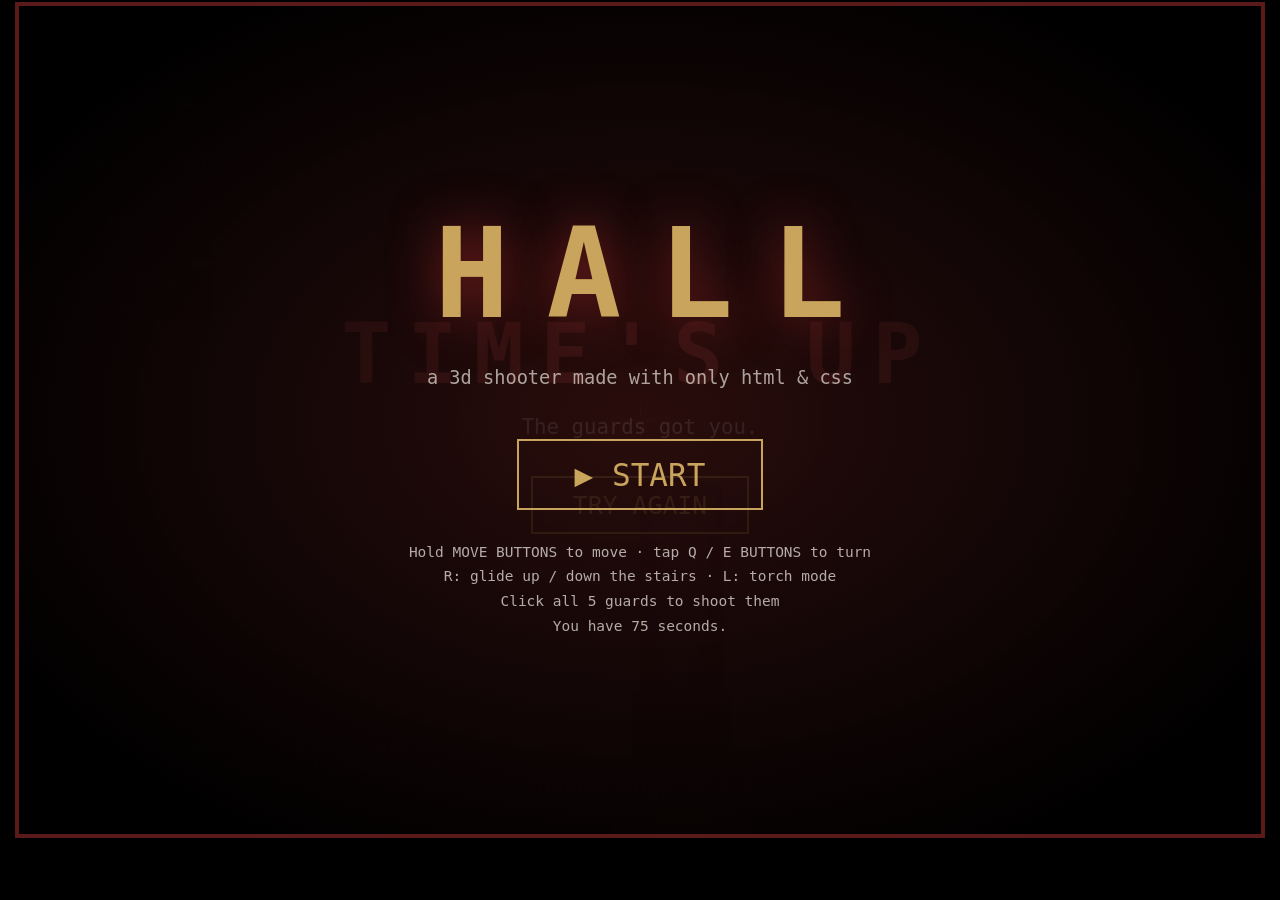
<file: 3D html game/index.html>
<!DOCTYPE html>
<html lang="en">
<head>
    <meta charset="UTF-8">
    <meta name="viewport" content="width=device-width, initial-scale=1.0">
    <title>Hall</title>
    <link rel="stylesheet" href="style.css">
</head>
<body>
<!---- touch inputs of type radio  ;;
Also for reviewer: this is from inspiration by wolfstein 3d-->
<input type="radio" name="heading" id="h0">
<input type="radio" name="heading" id="h1">
<input type="radio" name="heading" id="h2">
<input type="radio" name="heading" id="h3">
<input type="radio" name="heading" id="h4">
<input type="radio" name="heading" id="h5">
<input type="radio" name="heading" id="h6">
<input type="radio" name="heading" id="h7">
<input type="radio" name="heading" id="h8" checked>
<input type="radio" name="heading" id="h9">
<input type="radio" name="heading" id="h10">
<input type="radio" name="heading" id="h11">
<input type="radio" name="heading" id="h12">
<input type="radio" name="heading" id="h13">
<input type="radio" name="heading" id="h14">
<input type="radio" name="heading" id="h15">
<input type="button" accesskey="a" id="left">
<input type="button" accesskey="s" id="backwards">
<input type="button" accesskey="w" id="forwards">
<input type="button" accesskey="d" id="right">
<input type="checkbox" id="lift">
<input type="button" accesskey="f" id="fire">
<input type="checkbox" id="hit1">
<input type="checkbox" id="hit2">
<input type="checkbox" id="hit3">
<input type="checkbox" id="hit4">
<input type="checkbox" id="hit5">
<input type="checkbox" accesskey="l" id="lamps">
<input type="checkbox" id="play">

<div id="tridiv">
    <div class="controls">

        <!-- one time press turn across-->
        <label class="button turnleft tl1" accesskey="q" for="h0">&#8634;<small>Q</small></label>
        <label class="button turnleft tl2" accesskey="q" for="h1">&#8634;<small>Q</small></label>
        <label class="button turnleft tl3" accesskey="q" for="h2">&#8634;<small>Q</small></label>
        <label class="button turnleft tl4" accesskey="q" for="h3">&#8634;<small>Q</small></label>
        <label class="button turnleft tl5" accesskey="q" for="h4">&#8634;<small>Q</small></label>
        <label class="button turnleft tl6" accesskey="q" for="h5">&#8634;<small>Q</small></label>
        <label class="button turnleft tl7" accesskey="q" for="h6">&#8634;<small>Q</small></label>
        <label class="button turnleft tl8" accesskey="q" for="h7">&#8634;<small>Q</small></label>
        <label class="button turnleft tl9" accesskey="q" for="h8">&#8634;<small>Q</small></label>
        <label class="button turnleft tl10" accesskey="q" for="h9">&#8634;<small>Q</small></label>
        <label class="button turnleft tl11" accesskey="q" for="h10">&#8634;<small>Q</small></label>
        <label class="button turnleft tl12" accesskey="q" for="h11">&#8634;<small>Q</small></label>
        <label class="button turnleft tl13" accesskey="q" for="h12">&#8634;<small>Q</small></label>
        <label class="button turnleft tl14" accesskey="q" for="h13">&#8634;<small>Q</small></label>
        <label class="button turnleft tl15" accesskey="q" for="h14">&#8634;<small>Q</small></label>

        <label class="button turnright tr0" accesskey="e" for="h1">&#8635;<small>E</small></label>
        <label class="button turnright tr1" accesskey="e" for="h2">&#8635;<small>E</small></label>
        <label class="button turnright tr2" accesskey="e" for="h3">&#8635;<small>E</small></label>
        <label class="button turnright tr3" accesskey="e" for="h4">&#8635;<small>E</small></label>
        <label class="button turnright tr4" accesskey="e" for="h5">&#8635;<small>E</small></label>
        <label class="button turnright tr5" accesskey="e" for="h6">&#8635;<small>E</small></label>
        <label class="button turnright tr6" accesskey="e" for="h7">&#8635;<small>E</small></label>
        <label class="button turnright tr7" accesskey="e" for="h8">&#8635;<small>E</small></label>
        <label class="button turnright tr8" accesskey="e" for="h9">&#8635;<small>E</small></label>
        <label class="button turnright tr9" accesskey="e" for="h10">&#8635;<small>E</small></label>
        <label class="button turnright tr10" accesskey="e" for="h11">&#8635;<small>E</small></label>
        <label class="button turnright tr11" accesskey="e" for="h12">&#8635;<small>E</small></label>
        <label class="button turnright tr12" accesskey="e" for="h13">&#8635;<small>E</small></label>
        <label class="button turnright tr13" accesskey="e" for="h14">&#8635;<small>E</small></label>
        <label class="button turnright tr14" accesskey="e" for="h15">&#8635;<small>E</small></label>

        <label class="button forwards" for="forwards">&#9650;<small>W</small></label>
        <label class="button left" for="left">&#9664;<small>A</small></label>
        <label class="button right" for="right">&#9654;<small>D</small></label>
        <label class="button backwards" for="backwards">&#9660;<small>S</small></label>
        <label class="button level" accesskey="r" for="lift">stairs up / down<small>R</small></label>
        <label class="button fire" for="fire">FIRE<small>F</small></label>
        <label class="button lights" for="lamps">torch mode<small>L</small></label>


        <!--note for kartikey: I'm making a compass coz in html there is no way to detect facing direction-->
        
        
        
    </div>

    <div class="compass" aria-label="Facing"></div>
    <div class="legend">Hold W A S D or arrow buttons( tap Q E to turn)<br>R: glide only when standing on highlighted platforms<br>Tap on guards to shoot them!<br>Enjoy the game ^^</div>

    <div class="vignette"></div>
    <div class="dim"></div>

    <div class="shotglow"></div>
    <div class="crosshair"></div>
    <div class="gun">
        <div class="gun-kick">
            <i class="flash"></i>
            <i class="sight"></i>
            <i class="slide"></i>
            <i class="frame"></i>
            <i class="grip"></i>
            <i class="hand"></i>
        </div>
    </div>

    <div class="hud">
        <span class="k k1"></span>
        <span class="k k2"></span>
        <span class="k k3"></span>
        <span class="k k4"></span>
        <span class="k k5"></span>
        <b class="kills"></b>
    </div>
    
    <div class="win">
        <h2>HALL CLEARED</h2>
        <p>All guards down.</p>
        <a class="again" href="index.html">PLAY AGAIN</a>
    </div>
    
    <div class="timer"><div class="bar"></div></div>
    <div class="alarm"></div>
    <div class="over">
        <h2>TIME'S UP</h2>
        <p>The guards got you.</p>
        <a class="again" href="index.html">TRY AGAIN</a>
    </div>
    <div class="menu">
        <h1>HALL</h1>
        <p class="sub">a 3d shooter made with only html &amp; css</p>
        <label class="start" for="play">&#9654; START</label>
        <p class="how">Hold MOVE BUTTONS to move &middot; tap Q / E BUTTONS to turn<br>R: glide up / down the stairs &middot; L: torch mode<br>Click all 5 guards to shoot them<br>You have 75 seconds.</p>
    </div>


<div class="layer turn">
    <div class="layer go goN">
        <div class="layer go goS">
            <div class="layer go goE">
                <div class="layer go goW">
                    <div class="layer lift">
                        <div class="layer scene">
                            <div class="b grid" style="--x:0;--y:-0.5;--z:0;--w:30;--h:1;--d:30;--c:#343946">
                                <i class="tp"></i>
                                
                            </div>
                            <div class="b" style="--x:0;--y:8.5;--z:0;--w:30;--h:1;--d:30;--c:#212531">
                                <i class="bm"></i>
                            </div>
                            <div class="b" style="--x:0;--y:4;--z:-15.5;--w:32;--h:8;--d:1;--c:#7b8493">
                                <i class="ft"></i>
                            </div>
                            <div class="b" style="--x:0;--y:4;--z:15.5;--w:32;--h:8;--d:1;--c:#7b8493">
                                <i class="bk"></i>
                            </div>
                            <div class="b" style="--x:-15.5;--y:4;--z:0;--w:1;--h:8;--d:30;--c:#7b8493">
                                <i class="rt"></i>
                            </div>
                            <div class="b" style="--x:15.5;--y:4;--z:-0;--w:1;--h:8;--d:30;--c:#7b8493">
                                <i class="lt"></i>
                            </div>

                            <!--pillar partrtttt-->
                            <div class="b" style="--x:-8;--y:0.2;--z:10;--w:1.7;--h:0.4;--d:1.7;--c:#8c877b">
                                <i class="tp"></i>
                                <i class="ft"></i>
                                <i class="bk"></i>
                                <i class="lt"></i>
                                <i class="rt"></i>
                            </div>
                            <div class="b" style="--x:-8;--y:3.975;--z:10;--w:1.1;--h:7.15;--d:1.1;--c:#b9b4a7">
                                <i class="ft"></i>
                                <i class="bk"></i>
                                <i class="lt"></i>
                                <i class="rt"></i>
                            </div>
                            <div class="b" style="--x:-8;--y:7.775;--z:10;--w:1.7;--h:0.45;--d:1.7;--c:#a7a295">
                                <i class="bm"></i>
                                <i class="ft"></i>
                                <i class="bk"></i>
                                <i class="lt"></i>
                                <i class="rt"></i>
                            </div>
                            <div class="b" style="--x:8;--y:0.2;--z:10;--w:1.7;--h:0.4;--d:1.7;--c:#8c877b">
                                <i class="tp"></i>
                                <i class="ft"></i>
                                <i class="bk"></i>
                                <i class="lt"></i>
                                <i class="rt"></i>
                            </div>
                            <div class="b" style="--x:8;--y:3.975;--z:10;--w:1.1;--h:7.15;--d:1.1;--c:#b9b4a7">
                                <i class="ft"></i>
                                <i class="bk"></i>
                                <i class="lt"></i>
                                <i class="rt"></i>
                            </div>
                            <div class="b" style="--x:8;--y:7.775;--z:10;--w:1.7;--h:0.45;--d:1.7;--c:#a7a295">
                                <i class="bm"></i>
                                <i class="ft"></i>
                                <i class="bk"></i>
                                <i class="lt"></i>
                                <i class="rt"></i>
                            </div>
                            <div class="b" style="--x:-8;--y:0.2;--z:4;--w:1.7;--h:0.4;--d:1.7;--c:#8c877b">
                                <i class="tp"></i>
                                <i class="ft"></i>
                                <i class="bk"></i>
                                <i class="lt"></i>
                                <i class="rt"></i>
                            </div>
                            <div class="b" style="--x:-8;--y:3.975;--z:4;--w:1.1;--h:7.15;--d:1.1;--c:#b9b4a7">
                                
                                <i class="ft"></i>
                                <i class="bk"></i>
                                <i class="lt"></i>
                                <i class="rt"></i>
                            </div>
                            <div class="b" style="--x:-8;--y:7.775;--z:4;--w:1.7;--h:0.45;--d:1.7;--c:#a7a295">
                                
                                <i class="bm"></i>
                                <i class="ft"></i>
                                <i class="bk"></i>
                                <i class="lt"></i>
                                <i class="rt"></i>

                            </div>
                             <div class="b" style="--x:8;--y:0.2;--z:4;--w:1.7;--h:0.4;--d:1.7;--c:#8c877b">
                                
                                <i class="tp"></i>
                                <i class="ft"></i>
                                <i class="bk"></i>
                                <i class="lt"></i>
                                <i class="rt"></i>

                            </div>
                            <div class="b" style="--x:8;--y:3.975;--z:4;--w:1.1;--h:7.15;--d:1.1;--c:#b9b4a7">
                                
                                <i class="ft"></i>
                                <i class="bk"></i>
                                <i class="lt"></i>
                                <i class="rt"></i>
                            </div>
                             <div class="b" style="--x:8;--y:7.775;--z:4;--w:1.7;--h:0.45;--d:1.7;--c:#a7a295">
                                
                                <i class="bm"></i>
                                <i class="ft"></i>
                                <i class="bk"></i>
                                <i class="lt"></i>
                                <i class="rt"></i>
                            </div>
                            <div class="b" style="--x:-8;--y:0.2;--z:-2;--w:1.7;--h:0.4;--d:1.7;--c:#8c877b">
                                
                                <i class="tp"></i>
                                <i class="ft"></i>
                                <i class="bk"></i>
                                <i class="lt"></i>
                                <i class="rt"></i>
                            </div>
                            <div class="b" style="--x:-8;--y:3.975;--z:-2;--w:1.1;--h:7.15;--d:1.1;--c:#b9b4a7">
                                
                                <i class="ft"></i>
                                <i class="bk"></i>
                                <i class="lt"></i>
                                <i class="rt"></i>
                            </div>
                            <div class="b" style="--x:-8;--y:7.775;--z:-2;--w:1.7;--h:0.45;--d:1.7;--c:#a7a295">
                                
                                <i class="bm"></i>
                                <i class="ft"></i>
                                <i class="bk"></i>
                                <i class="lt"></i>
                                <i class="rt"></i>
                            </div>
                            <div class="b" style="--x:8;--y:0.2;--z:-2;--w:1.7;--h:0.4;--d:1.7;--c:#8c877b">
                                
                                <i class="tp"></i>
                                <i class="ft"></i>
                                <i class="bk"></i>
                                <i class="lt"></i>
                                <i class="rt"></i>
                            </div>
                            <div class="b" style="--x:8;--y:3.975;--z:-2;--w:1.1;--h:7.15;--d:1.1;--c:#b9b4a7">
                                <i class="ft"></i>
                                <i class="bk"></i>
                                <i class="lt"></i>
                                <i class="rt"></i>
                            </div>
                            <div class="b" style="--x:8;--y:7.775;--z:-2;--w:1.7;--h:0.45;--d:1.7;--c:#a7a295">
                                <i class="bm"></i>
                                <i class="ft"></i>
                                <i class="bk"></i>
                                <i class="lt"></i>
                                <i class="rt"></i>
                            </div>

                            <!--stairs-->
                            <div class="b" style="--x:0;--y:1.6;--z:-11.5;--w:30;--h:3.2;--d:7;--c:#8e897d">
                                <i class="tp" style="--c:#a49f92"></i>
                                <i class="ft"></i>
                               
                            </div>
                            <div class="b" style="--x:0;--y:0.2;--z:-0.5;--w:8;--h:0.4;--d:1;--c:#a29c8f">
                                <i class="tp"></i>
                                <i class="ft"></i>
                            </div>
                            

                            <div class="b" style="--x:0;--y:0.6;--z:-1.5;--w:8;--h:0.4;--d:1;--c:#938d81">
                                <i class="tp"></i>
                                <i class="ft"></i>
                            </div>
                            

                            <div class="b" style="--x:0;--y:1;--z:-2.5;--w:8;--h:0.4;--d:1;--c:#a29c8f">
                                <i class="tp"></i>
                                <i class="ft"></i>
                            </div>
                           

                            <div class="b" style="--x:0;--y:1.4;--z:-3.5;--w:8;--h:0.4;--d:1;--c:#938d81">
                                <i class="tp"></i>
                                <i class="ft"></i>
                            </div>
                            

                            <div class="b" style="--x:0;--y:1.8;--z:-4.5;--w:8;--h:0.4;--d:1;--c:#a29c8f">
                                <i class="tp"></i>
                                <i class="ft"></i>
                            </div>
                            

                            <div class="b" style="--x:0;--y:2.2;--z:-5.5;--w:8;--h:0.4;--d:1;--c:#938d81">
                                <i class="tp"></i>
                                <i class="ft"></i>
                            </div>
                            

                            <div class="b" style="--x:0;--y:2.6;--z:-6.5;--w:8;--h:0.4;--d:1;--c:#a29c8f">
                                <i class="tp"></i>
                                <i class="ft"></i>
                            </div>
                            

                            <div class="b" style="--x:0;--y:3;--z:-7.5;--w:8;--h:0.4;--d:1;--c:#938d81">
                                <i class="tp"></i>
                                <i class="ft"></i>
                            </div>
                            

                            <div class="b" style="--x:-8;--y:3.4;--z:-11.5;--w:1.7;--h:0.4;--d:1.7;--c:#8c877b">
                                <i class="tp"></i>
                                <i class="ft"></i>
                                <i class="bk"></i>
                                <i class="lt"></i>
                                <i class="rt"></i>
                            </div>
                            <div class="b" style="--x:-8;--y:5.575;--z:-11.5;--w:1.1;--h:3.95;--d:1.1;--c:#b9b4a7">
                                <i class="ft"></i>
                                <i class="bk"></i>
                                <i class="lt"></i>
                                <i class="rt"></i>
                            </div>

                            <div class="b" style="--x:-8;--y:7.775;--z:-11.5;--w:1.7;--h:0.45;--d:1.7;--c:#a7a295">
                                <i class="bm"></i>
                                <i class="ft"></i>
                                <i class="bk"></i>
                                <i class="lt"></i>
                                <i class="rt"></i>


                            </div>
                            <div class="b" style="--x:8;--y:3.4;--z:-11.5;--w:1.7;--h:0.4;--d:1.7;--c:#8c877b">
                                <i class="tp"></i>
                                <i class="ft"></i>
                                <i class="bk"></i>
                                <i class="lt"></i>
                                <i class="rt"></i>
                            </div>
                            <div class="b" style="--x:8;--y:5.575;--z:-11.5;--w:1.1;--h:3.95;--d:1.1;--c:#b9b4a7">
                                
                                <i class="ft"></i>
                                <i class="bk"></i>
                                <i class="lt"></i>
                                <i class="rt"></i>
                            </div>

                            <div class="b" style="--x:8;--y:7.775;--z:-11.5;--w:1.7;--h:0.45;--d:1.7;--c:#a7a295">
                                
                                <i class="bm"></i>
                                <i class="ft"></i>
                                <i class="bk"></i>
                                <i class="lt"></i>
                                <i class="rt"></i>
                            </div>



                            <div class="b" style="--x:0;--y:0.015;--z:6;--w:1.2;--h:0.03;--d:1.2;--c:#c9a45c">
                                <i class="tp"></i>
                                
                            </div>

                            <!--railingggggggggg stuff-->
                            <div class="b" style="--x:-4.2;--y:0.7;--z:-0.5;--w:0.4;--h:1.4;--d:1;--c:#a9a396">
                                <i class="tp"></i>
                                <i class="ft"></i>
                                <i class="rt"></i>
                                <i class="lt"></i>
                            </div>
                            <div class="b" style="--x:-4.2;--y:0.9;--z:-1.5;--w:0.4;--h:1.8;--d:1;--c:#a9a396">
                                <i class="tp"></i>
                                <i class="ft"></i>
                                <i class="rt"></i>
                                <i class="lt"></i>
                            </div>
                            <div class="b" style="--x:-4.2;--y:1.1;--z:-2.5;--w:0.4;--h:2.2;--d:1;--c:#a9a396">
                                <i class="tp"></i>
                                <i class="ft"></i>
                                <i class="rt"></i>
                                <i class="lt"></i>
                            </div>
                            <div class="b" style="--x:-4.2;--y:1.3;--z:-3.5;--w:0.4;--h:2.6;--d:1;--c:#a9a396">
                                <i class="tp"></i>
                                <i class="ft"></i>
                                <i class="rt"></i>
                                <i class="lt"></i>
                            </div>
                            <div class="b" style="--x:-4.2;--y:1.5;--z:-4.5;--w:0.4;--h:3;--d:1;--c:#a9a396">
                                <i class="tp"></i>
                                <i class="ft"></i>
                                <i class="rt"></i>
                                <i class="lt"></i>
                            </div>
                            <div class="b" style="--x:-4.2;--y:1.7;--z:-5.5;--w:0.4;--h:3.4;--d:1;--c:#a9a396">
                                <i class="tp"></i>
                                <i class="ft"></i>
                                <i class="rt"></i>
                                <i class="lt"></i>
                            </div>
                            <div class="b" style="--x:-4.2;--y:1.9;--z:-6.5;--w:0.4;--h:3.8;--d:1;--c:#a9a396">
                                <i class="tp"></i>
                                <i class="ft"></i>
                                <i class="rt"></i>
                                <i class="lt"></i>
                            </div>
                            <div class="b" style="--x:-4.2;--y:2.1;--z:-7.5;--w:0.4;--h:4.2;--d:1;--c:#a9a396">
                                <i class="tp"></i>
                                <i class="ft"></i>
                                <i class="rt"></i>
                                <i class="lt"></i>
                            </div>
                            <div class="b" style="--x:-4.25;--y:0.7;--z:0.225;--w:0.5;--h:1.4;--d:0.45;--c:#8c877b">
                                <i class="tp"></i>
                                <i class="ft"></i>
                                <i class="rt"></i>
                                <i class="lt"></i>
                            </div>
                            <div class="b" style="--x:4.2;--y:0.7;--z:-0.5;--w:0.4;--h:1.4;--d:1;--c:#a9a396">
                                <i class="tp"></i>
                                <i class="ft"></i>
                                <i class="lt"></i>
                                <i class="rt"></i>
                            </div>

                            <div class="b" style="--x:4.2;--y:0.9;--z:-1.5;--w:0.4;--h:1.8;--d:1;--c:#a9a396">
                                <i class="tp"></i>
                                <i class="ft"></i>
                                <i class="lt"></i>
                                <i class="rt"></i>
                            </div>
                            <div class="b" style="--x:4.2;--y:1.1;--z:-2.5;--w:0.4;--h:2.2;--d:1;--c:#a9a396">
                                <i class="tp"></i>
                                <i class="ft"></i>
                                <i class="lt"></i>
                                <i class="rt"></i>
                            </div>
                            <div class="b" style="--x:4.2;--y:1.3;--z:-3.5;--w:0.4;--h:2.6;--d:1;--c:#a9a396">
                                <i class="tp"></i>
                                <i class="ft"></i>
                                <i class="lt"></i>
                                <i class="rt"></i>
                            </div>
                            <div class="b" style="--x:4.2;--y:1.5;--z:-4.5;--w:0.4;--h:3;--d:1;--c:#a9a396">
                                <i class="tp"></i>
                                <i class="ft"></i>
                                <i class="lt"></i>
                                <i class="rt"></i>
                            </div>
                            <div class="b" style="--x:4.2;--y:1.7;--z:-5.5;--w:0.4;--h:3.4;--d:1;--c:#a9a396">
                                <i class="tp"></i>
                                <i class="ft"></i>
                                <i class="lt"></i>
                                <i class="rt"></i>
                            </div>
                            <div class="b" style="--x:4.2;--y:1.9;--z:-6.5;--w:0.4;--h:3.8;--d:1;--c:#a9a396">
                                <i class="tp"></i>
                                <i class="ft"></i>
                                <i class="lt"></i>
                                <i class="rt"></i>
                            </div>
                            <div class="b" style="--x:4.2;--y:2.1;--z:-7.5;--w:0.4;--h:4.2;--d:1;--c:#a9a396">
                                <i class="tp"></i>
                                <i class="ft"></i>
                                <i class="lt"></i>
                                <i class="rt"></i>
                            </div>


                            <div class="b" style="--x:4.25;--y:0.7;--z:0.225;--w:0.5;--h:1.4;--d:0.45;--c:#8c877b">
                                <i class="tp"></i>
                                <i class="ft"></i>
                                <i class="lt"></i>
                                <i class="rt"></i>
                            </div>

                            <!--some showoff-->
                             <div class="b" style="--x:-9.5;--y:3.7;--z:-8.2;--w:11;--h:1;--d:0.4;--c:#a9a396">
                                <i class="tp"></i>
                                <i class="ft"></i>
                                <i class="bk"></i>
                                <i class="rt"></i>
                            </div>
                             <div class="b" style="--x:9.5;--y:3.7;--z:-8.2;--w:11;--h:1;--d:0.4;--c:#a9a396">
                                <i class="tp"></i>
                                <i class="ft"></i>
                                <i class="bk"></i>
                                <i class="lt"></i>
                            </div>

                            <!--up-->
                             <div class="b" style="--x:0;--y:3.4;--z:-13;--w:10;--h:0.4;--d:4;--c:#8e897d">
                                <i class="tp" style="--c:#a49f92"></i>
                                <i class="ft"></i>
                                <i class="bk"></i>
                                <i class="lt"></i>
                                <i class="rt"></i>
                             </div>

                                <div class="b" style="--x:0;--y:3.8;--z:-13.7;--w:6;--h:0.4;--d:2.6;--c:#8e897d">
                                <i class="tp" style="--c:#a49f92"></i>
                                <i class="ft"></i>
                                <i class="bk"></i>
                                <i class="lt"></i>
                                <i class="rt"></i>
                                 </div>



                                 <!--side room(for spawnning dn will do or not)-->
                             <div class="b" style="--x:11;--y:4;--z:-4;--w:0.6;--h:8;--d:6.5;--c:#8c887e">
                                
                                <i class="lt"></i>
                                <i class="rt"></i>
                                <i class="ft"></i>
                                <i class="bk"></i>
                                 </div>

                                 <div class="b" style="--x:11;--y:4;--z:8.25;--w:0.6;--h:8;--d:13.5;--c:#8c887e">
                                
                                <i class="lt"></i>
                                <i class="rt"></i>
                                <!--<i class="ft"></i>-->
                                <i class="bk"></i>
                                 </div>


                                 <div class="b" style="--x:11;--y:6.1;--z:0;--w:0.6;--h:3.8;--d:3;--c:#8c887e">
                                
                                <i class="lt"></i>
                                <i class="rt"></i>
                                <i class="bm"></i>
                                
                                 </div>

                                 <div class="b" style="--x:13.15;--y:0.2;--z:0;--w:2.2;--h:0.4;--d:2.2;--c:#8e897d">
                                
                                <i class="tp"></i>
                                <i class="ft"></i>
                                <i class="bk"></i>
                                <i class="lt"></i>
                                <i class="rt"></i>
                                
                                 </div>

                                 <div class="b" style="--x:13.15;--y:0.65;--z:0;--w:1.32;--h:0.5;--d:1.32;--c:#938d81">
                                
                                <i class="tp" style="--c:#938d81"></i>
                                <i class="ft"></i>
                                <i class="bk"></i>
                                <i class="lt"></i>
                                <i class="rt"></i>
                                
                                 </div>

                                 <!--mob sistem-->
                                 <div class="mob g1" style="--x:-2.5;--y:0;--z:1;--ry:15;--dl:0">
                                    <div class="mob-in">
                                        <div class="mob-idle">
                                            <div class="b" style="--x:-0.13;--y:0.4;--z:0;--w:0.2;--h:0.8;--d:0.22;--c:#3a4a63">
                                                <label class="tp" for="hit1"></label>
                                                <label class="ft" for="hit1"></label>
                                                <label class="bk" for="hit1"></label>
                                                <label class="lt" for="hit1"></label>
                                                <label class="rt" for="hit1"></label>
                                            </div>
                                            <div class="b" style="--x:0.13;--y:0.4;--z:0;--w:0.2;--h:0.8;--d:0.22;--c:#3a4a63">
                                                <label class="tp" for="hit1"></label>
                                                <label class="ft" for="hit1"></label>
                                                <label class="bk" for="hit1"></label>
                                                <label class="lt" for="hit1"></label>
                                                <label class="rt" for="hit1"></label>
                                            </div>
                                            <div class="b" style="--x:0;--y:1.15;--z:0;--w:0.62;--h:0.7;--d:0.3;--c:#4f6a8f">
                                                <label class="tp" for="hit1"></label>
                                                <label class="ft" for="hit1"></label>
                                                <label class="bk" for="hit1"></label>
                                                <label class="lt" for="hit1"></label>
                                                <label class="rt" for="hit1"></label>
                                            </div>
                                            <div class="b" style="--x:0;--y:0.83;--z:0;--w:0.65;--h:0.08;--d:0.33;--c:#1c1d22">
                                                <label class="tp" for="hit1"></label>
                                                <label class="ft" for="hit1"></label>
                                                <label class="bk" for="hit1"></label>
                                                <label class="lt" for="hit1"></label>
                                                <label class="rt" for="hit1"></label>
                                            </div>
                                            <div class="b" style="--x:0.26;--y:0.95;--z:0.3;--w:0.06;--h:0.09;--d:0.5;--c:#23262d">
                                                <label class="tp" for="hit1"></label>
                                                <label class="ft" for="hit1"></label>
                                                <label class="bk" for="hit1"></label>
                                                <label class="lt" for="hit1"></label>
                                                <label class="rt" for="hit1"></label>
                                            </div>
                                            <div class="b" style="--x:-0.4;--y:1.48;--z:0">
                                                <div class="swing sw-a">
                                                    <div class="b" style="--x:-0;--y:-0.3;--z:0;--w:0.17;--h:0.6;--d:0.2;--c:#4f6a8f">
                                                          <label class="tp" for="hit1"></label>
                                                <label class="ft" for="hit1"></label>
                                                <label class="bk" for="hit1"></label>
                                                <label class="lt" for="hit1"></label>
                                                <label class="rt" for="hit1"></label>
                                                    </div>
                                                   <div class="b" style="--x:0;--y:-0.66;--z:0;--w:0.16;--h:0.12;--d:0.19;--c:#d9a98b">
                                                <label class="tp" for="hit1"></label>
                                                <label class="ft" for="hit1"></label>
                                                <label class="bk" for="hit1"></label>
                                                <label class="lt" for="hit1"></label>
                                                <label class="rt" for="hit1"></label>
                                            </div> 
                                                    
                                                </div>
                                                
                                            </div>


                                            <!--second block-->
                                             <div class="b" style="--x:0.4;--y:1.48;--z:0">
                                                <div class="swing sw-b">
                                                    <div class="b" style="--x:-0;--y:-0.3;--z:0;--w:0.17;--h:0.6;--d:0.2;--c:#4f6a8f">
                                                          <label class="tp" for="hit1"></label>
                                                <label class="ft" for="hit1"></label>
                                                <label class="bk" for="hit1"></label>
                                                <label class="lt" for="hit1"></label>
                                                <label class="rt" for="hit1"></label>
                                                    </div>
                                                   <div class="b" style="--x:0;--y:-0.66;--z:0;--w:0.16;--h:0.12;--d:0.19;--c:#d9a98b">
                                                <label class="tp" for="hit1"></label>
                                                <label class="ft" for="hit1"></label>
                                                <label class="bk" for="hit1"></label>
                                                <label class="lt" for="hit1"></label>
                                                <label class="rt" for="hit1"></label>
                                            </div> 
                                                    
                                                </div>
                                                
                                            </div>
                                             <div class="b" style="--x:0;--y:1.5;--z:0">
                                                <div class="swing look">
                                                     <div class="b" style="--x:0;--y:0.15;--z:0;--w:0.3;--h:0.3;--d:0.3;--c:#d9a98b">
                                                        <label class="tp" for="hit1"></label>
                                                <label class="ft" for="hit1"></label>
                                                <label class="bk" for="hit1"></label>
                                                <label class="lt" for="hit1"></label>
                                                <label class="rt" for="hit1"></label>
                                                     </div>
                                                      <div class="b" style="--x:0;--y:0.37;--z:0;--w:0.36;--h:0.12;--d:0.36;--c:#2e3440">
                                                        <label class="tp" for="hit1"></label>
                                                <label class="ft" for="hit1"></label>
                                                <label class="bk" for="hit1"></label>
                                                <label class="lt" for="hit1"></label>
                                                <label class="rt" for="hit1"></label>
                                                     </div>
                                                      <div class="b" style="--x:0;--y:0.17;--z:0.152;--w:0.22;--h:0.045;--d:0.01;--c:#1a1410">
                                                        <i class="ft"></i>
                                                     </div>
                                                </div>
                                             </div>


                                        </div>
                                    </div>
                                 </div>




                                 <!--mobbb 2 copy-->
                                 <div class="mob g2" style="--x:5.5;--y:0;--z:-3;--ry:-25;--dl:1.3">
                                    <div class="mob-in">
                                        <div class="mob-idle">
                                            <div class="b" style="--x:-0.13;--y:0.4;--z:0;--w:0.2;--h:0.8;--d:0.22;--c:#3a4a63">
                                                <label class="tp" for="hit2"></label>
                                                <label class="ft" for="hit2"></label>
                                                <label class="bk" for="hit2"></label>
                                                <label class="lt" for="hit2"></label>
                                                <label class="rt" for="hit2"></label>
                                            </div>
                                            <div class="b" style="--x:0.13;--y:0.4;--z:0;--w:0.2;--h:0.8;--d:0.22;--c:#3a4a63">
                                                <label class="tp" for="hit2"></label>
                                                <label class="ft" for="hit2"></label>
                                                <label class="bk" for="hit2"></label>
                                                <label class="lt" for="hit2"></label>
                                                <label class="rt" for="hit2"></label>
                                            </div>
                                            <div class="b" style="--x:0;--y:1.15;--z:0;--w:0.62;--h:0.7;--d:0.3;--c:#4f6a8f">
                                                <label class="tp" for="hit2"></label>
                                                <label class="ft" for="hit2"></label>
                                                <label class="bk" for="hit2"></label>
                                                <label class="lt" for="hit2"></label>
                                                <label class="rt" for="hit2"></label>
                                            </div>
                                            <div class="b" style="--x:0;--y:0.83;--z:0;--w:0.65;--h:0.08;--d:0.33;--c:#1c1d22">
                                                <label class="tp" for="hit2"></label>
                                                <label class="ft" for="hit2"></label>
                                                <label class="bk" for="hit2"></label>
                                                <label class="lt" for="hit2"></label>
                                                <label class="rt" for="hit2"></label>
                                            </div>
                                            <div class="b" style="--x:0.26;--y:0.95;--z:0.3;--w:0.06;--h:0.09;--d:0.5;--c:#23262d">
                                                <label class="tp" for="hit2"></label>
                                                <label class="ft" for="hit2"></label>
                                                <label class="bk" for="hit2"></label>
                                                <label class="lt" for="hit2"></label>
                                                <label class="rt" for="hit2"></label>
                                            </div>
                                            <div class="b" style="--x:-0.4;--y:1.48;--z:0">
                                                <div class="swing sw-a">
                                                    <div class="b" style="--x:-0;--y:-0.3;--z:0;--w:0.17;--h:0.6;--d:0.2;--c:#4f6a8f">
                                                          <label class="tp" for="hit2"></label>
                                                <label class="ft" for="hit2"></label>
                                                <label class="bk" for="hit2"></label>
                                                <label class="lt" for="hit2"></label>
                                                <label class="rt" for="hit2"></label>
                                                    </div>
                                                   <div class="b" style="--x:0;--y:-0.66;--z:0;--w:0.16;--h:0.12;--d:0.19;--c:#d9a98b">
                                                <label class="tp" for="hit2"></label>
                                                <label class="ft" for="hit2"></label>
                                                <label class="bk" for="hit2"></label>
                                                <label class="lt" for="hit2"></label>
                                                <label class="rt" for="hit2"></label>
                                            </div> 
                                                    
                                                </div>
                                                
                                            </div>


                                            <!--second block part 2-->
                                             <div class="b" style="--x:0.4;--y:1.48;--z:0">
                                                <div class="swing sw-b">
                                                    <div class="b" style="--x:-0;--y:-0.3;--z:0;--w:0.17;--h:0.6;--d:0.2;--c:#4f6a8f">
                                                          <label class="tp" for="hit2"></label>
                                                <label class="ft" for="hit2"></label>
                                                <label class="bk" for="hit2"></label>
                                                <label class="lt" for="hit2"></label>
                                                <label class="rt" for="hit2"></label>
                                                    </div>
                                                   <div class="b" style="--x:0;--y:-0.66;--z:0;--w:0.16;--h:0.12;--d:0.19;--c:#d9a98b">
                                                <label class="tp" for="hit2"></label>
                                                <label class="ft" for="hit2"></label>
                                                <label class="bk" for="hit2"></label>
                                                <label class="lt" for="hit2"></label>
                                                <label class="rt" for="hit2"></label>
                                            </div> 
                                                    
                                                </div>
                                                
                                            </div>
                                             <div class="b" style="--x:0;--y:1.5;--z:0">
                                                <div class="swing look">
                                                     <div class="b" style="--x:0;--y:0.15;--z:0;--w:0.3;--h:0.3;--d:0.3;--c:#d9a98b">
                                                        <label class="tp" for="hit2"></label>
                                                <label class="ft" for="hit2"></label>
                                                <label class="bk" for="hit2"></label>
                                                <label class="lt" for="hit2"></label>
                                                <label class="rt" for="hit2"></label>
                                                     </div>
                                                      <div class="b" style="--x:0;--y:0.37;--z:0;--w:0.36;--h:0.12;--d:0.36;--c:#2e3440">
                                                        <label class="tp" for="hit2"></label>
                                                <label class="ft" for="hit2"></label>
                                                <label class="bk" for="hit2"></label>
                                                <label class="lt" for="hit2"></label>
                                                <label class="rt" for="hit2"></label>
                                                     </div>
                                                      <div class="b" style="--x:0;--y:0.17;--z:0.152;--w:0.22;--h:0.045;--d:0.01;--c:#1a1410">
                                                        <i class="ft"></i>
                                                     </div>
                                                </div>
                                             </div>


                                        </div>
                                    </div>
                                 </div>







                                 <div class="mob g3" style="--x:0;--y:4;--z:-13.7;--ry:0;--dl:2.1">
                                    <div class="mob-in">
                                        <div class="mob-idle">
                                            <div class="b" style="--x:-0.13;--y:0.4;--z:0;--w:0.2;--h:0.8;--d:0.22;--c:#4a2a28">
                                                <label class="tp" for="hit3"></label>
                                                <label class="ft" for="hit3"></label>
                                                <label class="bk" for="hit3"></label>
                                                <label class="lt" for="hit3"></label>
                                                <label class="rt" for="hit3"></label>
                                            </div>
                                            <div class="b" style="--x:0.13;--y:0.4;--z:0;--w:0.2;--h:0.8;--d:0.22;--c:#4a2a28">
                                                <label class="tp" for="hit3"></label>
                                                <label class="ft" for="hit3"></label>
                                                <label class="bk" for="hit3"></label>
                                                <label class="lt" for="hit3"></label>
                                                <label class="rt" for="hit3"></label>
                                            </div>
                                            <div class="b" style="--x:0;--y:1.15;--z:0;--w:0.62;--h:0.7;--d:0.3;--c:#8a3b32">
                                                <label class="tp" for="hit3"></label>
                                                <label class="ft" for="hit3"></label>
                                                <label class="bk" for="hit3"></label>
                                                <label class="lt" for="hit3"></label>
                                                <label class="rt" for="hit3"></label>
                                            </div>
                                            <div class="b" style="--x:0;--y:0.83;--z:0;--w:0.65;--h:0.08;--d:0.33;--c:#1c1d22">
                                                <label class="tp" for="hit3"></label>
                                                <label class="ft" for="hit3"></label>
                                                <label class="bk" for="hit3"></label>
                                                <label class="lt" for="hit3"></label>
                                                <label class="rt" for="hit3"></label>
                                            </div>
                                            <div class="b" style="--x:0.26;--y:0.95;--z:0.3;--w:0.06;--h:0.09;--d:0.5;--c:#23262d">
                                                <label class="tp" for="hit3"></label>
                                                <label class="ft" for="hit3"></label>
                                                <label class="bk" for="hit3"></label>
                                                <label class="lt" for="hit3"></label>
                                                <label class="rt" for="hit3"></label>
                                            </div>
                                            <div class="b" style="--x:-0.4;--y:1.48;--z:0">
                                                <div class="swing sw-a">
                                                    <div class="b" style="--x:-0;--y:-0.3;--z:0;--w:0.17;--h:0.6;--d:0.2;--c:#8a3b32">
                                                          <label class="tp" for="hit3"></label>
                                                <label class="ft" for="hit3"></label>
                                                <label class="bk" for="hit3"></label>
                                                <label class="lt" for="hit3"></label>
                                                <label class="rt" for="hit3"></label>
                                                    </div>
                                                   <div class="b" style="--x:0;--y:-0.66;--z:0;--w:0.16;--h:0.12;--d:0.19;--c:#d9a98b">
                                                <label class="tp" for="hit3"></label>
                                                <label class="ft" for="hit3"></label>
                                                <label class="bk" for="hit3"></label>
                                                <label class="lt" for="hit3"></label>
                                                <label class="rt" for="hit3"></label>
                                            </div> 
                                                    
                                                </div>
                                                
                                            </div>


                                            <!--second block part 2-->
                                             <div class="b" style="--x:0.4;--y:1.48;--z:0">
                                                <div class="swing sw-b">
                                                    <div class="b" style="--x:-0;--y:-0.3;--z:0;--w:0.17;--h:0.6;--d:0.2;--c:#8a3b32">
                                                          <label class="tp" for="hit3"></label>
                                                <label class="ft" for="hit3"></label>
                                                <label class="bk" for="hit3"></label>
                                                <label class="lt" for="hit3"></label>
                                                <label class="rt" for="hit3"></label>
                                                    </div>
                                                   <div class="b" style="--x:0;--y:-0.66;--z:0;--w:0.16;--h:0.12;--d:0.19;--c:#d9a98b">
                                                <label class="tp" for="hit3"></label>
                                                <label class="ft" for="hit3"></label>
                                                <label class="bk" for="hit3"></label>
                                                <label class="lt" for="hit3"></label>
                                                <label class="rt" for="hit3"></label>
                                            </div> 
                                                    
                                                </div>
                                                
                                            </div>
                                             <div class="b" style="--x:0;--y:1.5;--z:0">
                                                <div class="swing look">
                                                     <div class="b" style="--x:0;--y:0.15;--z:0;--w:0.3;--h:0.3;--d:0.3;--c:#d9a98b">
                                                        <label class="tp" for="hit3"></label>
                                                <label class="ft" for="hit3"></label>
                                                <label class="bk" for="hit3"></label>
                                                <label class="lt" for="hit3"></label>
                                                <label class="rt" for="hit3"></label>
                                                     </div>
                                                      <div class="b" style="--x:0;--y:0.37;--z:0;--w:0.36;--h:0.12;--d:0.36;--c:#d8d2c0">
                                                        <label class="tp" for="hit3"></label>
                                                <label class="ft" for="hit3"></label>
                                                <label class="bk" for="hit3"></label>
                                                <label class="lt" for="hit3"></label>
                                                <label class="rt" for="hit3"></label>
                                                     </div>
                                                      <div class="b" style="--x:0;--y:0.17;--z:0.152;--w:0.22;--h:0.045;--d:0.01;--c:#1a1410">
                                                        <i class="ft"></i>
                                                     </div>
                                                </div>
                                             </div>


                                        </div>
                                    </div>
                                 </div>




                                 <div class="mob g4" style="--x:-11;--y:0;--z:2;--ry:35;--dl:0.7">
                                    <div class="mob-in">
                                        <div class="mob-idle">
                                            <div class="b" style="--x:-0.13;--y:0.4;--z:0;--w:0.2;--h:0.8;--d:0.22;--c:#4a2a28">
                                                <label class="tp" for="hit4"></label>
                                                <label class="ft" for="hit4"></label>
                                                <label class="bk" for="hit4"></label>
                                                <label class="lt" for="hit4"></label>
                                                <label class="rt" for="hit4"></label>
                                            </div>
                                            <div class="b" style="--x:0.13;--y:0.4;--z:0;--w:0.2;--h:0.8;--d:0.22;--c:#4a2a28">
                                                <label class="tp" for="hit4"></label>
                                                <label class="ft" for="hit4"></label>
                                                <label class="bk" for="hit4"></label>
                                                <label class="lt" for="hit4"></label>
                                                <label class="rt" for="hit4"></label>
                                            </div>
                                            <div class="b" style="--x:0;--y:1.15;--z:0;--w:0.62;--h:0.7;--d:0.3;--c:#8a3b32">
                                                <label class="tp" for="hit4"></label>
                                                <label class="ft" for="hit4"></label>
                                                <label class="bk" for="hit4"></label>
                                                <label class="lt" for="hit4"></label>
                                                <label class="rt" for="hit4"></label>
                                            </div>
                                            <div class="b" style="--x:0;--y:0.83;--z:0;--w:0.65;--h:0.08;--d:0.33;--c:#1c1d22">
                                                <label class="tp" for="hit4"></label>
                                                <label class="ft" for="hit4"></label>
                                                <label class="bk" for="hit4"></label>
                                                <label class="lt" for="hit4"></label>
                                                <label class="rt" for="hit4"></label>
                                            </div>
                                            <div class="b" style="--x:0.26;--y:0.95;--z:0.3;--w:0.06;--h:0.09;--d:0.5;--c:#23262d">
                                                <label class="tp" for="hit4"></label>
                                                <label class="ft" for="hit4"></label>
                                                <label class="bk" for="hit4"></label>
                                                <label class="lt" for="hit4"></label>
                                                <label class="rt" for="hit4"></label>
                                            </div>
                                            <div class="b" style="--x:-0.4;--y:1.48;--z:0">
                                                <div class="swing sw-a">
                                                    <div class="b" style="--x:-0;--y:-0.3;--z:0;--w:0.17;--h:0.6;--d:0.2;--c:#8a3b32">
                                                          <label class="tp" for="hit4"></label>
                                                <label class="ft" for="hit4"></label>
                                                <label class="bk" for="hit4"></label>
                                                <label class="lt" for="hit4"></label>
                                                <label class="rt" for="hit4"></label>
                                                    </div>
                                                   <div class="b" style="--x:0;--y:-0.66;--z:0;--w:0.16;--h:0.12;--d:0.19;--c:#d9a98b">
                                                <label class="tp" for="hit4"></label>
                                                <label class="ft" for="hit4"></label>
                                                <label class="bk" for="hit4"></label>
                                                <label class="lt" for="hit4"></label>
                                                <label class="rt" for="hit4"></label>
                                            </div> 
                                                    
                                                </div>
                                                
                                            </div>


                                            <!--second block part 2-->
                                             <div class="b" style="--x:0.4;--y:1.48;--z:0">
                                                <div class="swing sw-b">
                                                    <div class="b" style="--x:-0;--y:-0.3;--z:0;--w:0.17;--h:0.6;--d:0.2;--c:#8a3b32">
                                                          <label class="tp" for="hit4"></label>
                                                <label class="ft" for="hit4"></label>
                                                <label class="bk" for="hit4"></label>
                                                <label class="lt" for="hit4"></label>
                                                <label class="rt" for="hit4"></label>
                                                    </div>
                                                   <div class="b" style="--x:0;--y:-0.66;--z:0;--w:0.16;--h:0.12;--d:0.19;--c:#d9a98b">
                                                <label class="tp" for="hit4"></label>
                                                <label class="ft" for="hit4"></label>
                                                <label class="bk" for="hit4"></label>
                                                <label class="lt" for="hit4"></label>
                                                <label class="rt" for="hit4"></label>
                                            </div> 
                                                    
                                                </div>
                                                
                                            </div>
                                             <div class="b" style="--x:0;--y:1.5;--z:0">
                                                <div class="swing look">
                                                     <div class="b" style="--x:0;--y:0.15;--z:0;--w:0.3;--h:0.3;--d:0.3;--c:#d9a98b">
                                                        <label class="tp" for="hit4"></label>
                                                <label class="ft" for="hit4"></label>
                                                <label class="bk" for="hit4"></label>
                                                <label class="lt" for="hit4"></label>
                                                <label class="rt" for="hit4"></label>
                                                     </div>
                                                      <div class="b" style="--x:0;--y:0.37;--z:0;--w:0.36;--h:0.12;--d:0.36;--c:#d8d2c0">
                                                        <label class="tp" for="hit4"></label>
                                                <label class="ft" for="hit4"></label>
                                                <label class="bk" for="hit4"></label>
                                                <label class="lt" for="hit4"></label>
                                                <label class="rt" for="hit4"></label>
                                                     </div>
                                                      <div class="b" style="--x:0;--y:0.17;--z:0.152;--w:0.22;--h:0.045;--d:0.01;--c:#1a1410">
                                                        <i class="ft"></i>
                                                     </div>
                                                </div>
                                             </div>


                                        </div>
                                    </div>
                                 </div>










                                 <div class="mob g5" style="--x:-5.5;--y:0;--z:-6;--ry:20;--dl:1.7">
                                    <div class="mob-in">
                                        <div class="mob-idle">
                                            <div class="b" style="--x:-0.13;--y:0.4;--z:0;--w:0.2;--h:0.8;--d:0.22;--c:#4a2a28">
                                                <label class="tp" for="hit5"></label>
                                                <label class="ft" for="hit5"></label>
                                                <label class="bk" for="hit5"></label>
                                                <label class="lt" for="hit5"></label>
                                                <label class="rt" for="hit5"></label>
                                            </div>
                                            <div class="b" style="--x:0.13;--y:0.4;--z:0;--w:0.2;--h:0.8;--d:0.22;--c:#4a2a28">
                                                <label class="tp" for="hit5"></label>
                                                <label class="ft" for="hit5"></label>
                                                <label class="bk" for="hit5"></label>
                                                <label class="lt" for="hit5"></label>
                                                <label class="rt" for="hit5"></label>
                                            </div>
                                            <div class="b" style="--x:0;--y:1.15;--z:0;--w:0.62;--h:0.7;--d:0.3;--c:#8a3b32">
                                                <label class="tp" for="hit5"></label>
                                                <label class="ft" for="hit5"></label>
                                                <label class="bk" for="hit5"></label>
                                                <label class="lt" for="hit5"></label>
                                                <label class="rt" for="hit5"></label>
                                            </div>
                                            <div class="b" style="--x:0;--y:0.83;--z:0;--w:0.65;--h:0.08;--d:0.33;--c:#1c1d22">
                                                <label class="tp" for="hit5"></label>
                                                <label class="ft" for="hit5"></label>
                                                <label class="bk" for="hit5"></label>
                                                <label class="lt" for="hit5"></label>
                                                <label class="rt" for="hit5"></label>
                                            </div>
                                            <div class="b" style="--x:0.26;--y:0.95;--z:0.3;--w:0.06;--h:0.09;--d:0.5;--c:#23262d">
                                                <label class="tp" for="hit5"></label>
                                                <label class="ft" for="hit5"></label>
                                                <label class="bk" for="hit5"></label>
                                                <label class="lt" for="hit5"></label>
                                                <label class="rt" for="hit5"></label>
                                            </div>
                                            <div class="b" style="--x:-0.4;--y:1.48;--z:0">
                                                <div class="swing sw-a">
                                                    <div class="b" style="--x:-0;--y:-0.3;--z:0;--w:0.17;--h:0.6;--d:0.2;--c:#8a3b32">
                                                          <label class="tp" for="hit5"></label>
                                                <label class="ft" for="hit5"></label>
                                                <label class="bk" for="hit5"></label>
                                                <label class="lt" for="hit5"></label>
                                                <label class="rt" for="hit5"></label>
                                                    </div>
                                                   <div class="b" style="--x:0;--y:-0.66;--z:0;--w:0.16;--h:0.12;--d:0.19;--c:#d9a98b">
                                                <label class="tp" for="hit5"></label>
                                                <label class="ft" for="hit5"></label>
                                                <label class="bk" for="hit5"></label>
                                                <label class="lt" for="hit5"></label>
                                                <label class="rt" for="hit5"></label>
                                            </div> 
                                                    
                                                </div>
                                                
                                            </div>


                                            <!--second block part 2-->
                                             <div class="b" style="--x:0.4;--y:1.48;--z:0">
                                                <div class="swing sw-b">
                                                    <div class="b" style="--x:-0;--y:-0.3;--z:0;--w:0.17;--h:0.6;--d:0.2;--c:#8a3b32">
                                                          <label class="tp" for="hit5"></label>
                                                <label class="ft" for="hit5"></label>
                                                <label class="bk" for="hit5"></label>
                                                <label class="lt" for="hit5"></label>
                                                <label class="rt" for="hit5"></label>
                                                    </div>
                                                   <div class="b" style="--x:0;--y:-0.66;--z:0;--w:0.16;--h:0.12;--d:0.19;--c:#d9a98b">
                                                <label class="tp" for="hit5"></label>
                                                <label class="ft" for="hit5"></label>
                                                <label class="bk" for="hit5"></label>
                                                <label class="lt" for="hit5"></label>
                                                <label class="rt" for="hit5"></label>
                                            </div> 
                                                    
                                                </div>
                                                
                                            </div>
                                             <div class="b" style="--x:0;--y:1.5;--z:0">
                                                <div class="swing look">
                                                     <div class="b" style="--x:0;--y:0.15;--z:0;--w:0.3;--h:0.3;--d:0.3;--c:#d9a98b">
                                                        <label class="tp" for="hit5"></label>
                                                <label class="ft" for="hit5"></label>
                                                <label class="bk" for="hit5"></label>
                                                <label class="lt" for="hit5"></label>
                                                <label class="rt" for="hit5"></label>
                                                     </div>
                                                      <div class="b" style="--x:0;--y:0.37;--z:0;--w:0.36;--h:0.12;--d:0.36;--c:#d8d2c0">
                                                        <label class="tp" for="hit5"></label>
                                                <label class="ft" for="hit5"></label>
                                                <label class="bk" for="hit5"></label>
                                                <label class="lt" for="hit5"></label>
                                                <label class="rt" for="hit5"></label>
                                                     </div>
                                                      <div class="b" style="--x:0;--y:0.17;--z:0.152;--w:0.22;--h:0.045;--d:0.01;--c:#1a1410">
                                                        <i class="ft"></i>
                                                     </div>
                                                </div>
                                             </div>


                                        </div>
                                    </div>
                                 </div>



                                 <div class="b lamp" style="--x:-8;--y:7.97;--z:1;--w:2.4;--h:0.06;--d:2.4;--c:#fff4c8">
                                    <i class="bm" style="--s:0"></i>
                                 </div>

                                 <div class="b pool" style="--x:-8;--y:0.04;--z:1;--w:9;--h:0.02;--d:9;--c:#000">
                                    <i class="tp"></i>
                                 </div>
                                 <div class="b lamp flicker" style="--x:8;--y:7.97;--z:1;--w:2.4;--h:0.06;--d:2.4;--c:#fff4c8">
                                    <i class="bm" style="--s:0"></i>
                                 </div>
                                 <div class="b pool flicker" style="--x:8;--y:0.04;--z:1;--w:9;--h:0.02;--d:9;--c:#000">
                                    <i class="tp"></i>
                                 </div>
                                 <div class="b lamp" style="--x:0;--y:7.97;--z:-13.7;--w:2.4;--h:0.06;--d:2.4;--c:#fff4c8">
    <i class="bm" style="--s:0"></i>
</div>


<div class="b pool" style="--x:0;--y:4.03;--z:-13.7;--w:5.4;--h:0.02;--d:2.4;--c:#000">
    <i class="tp"></i>
</div>






                        </div>
                    </div>
                </div>
            </div>
        </div>
    </div>
</div>
</div>



</body>
</html>
</file>
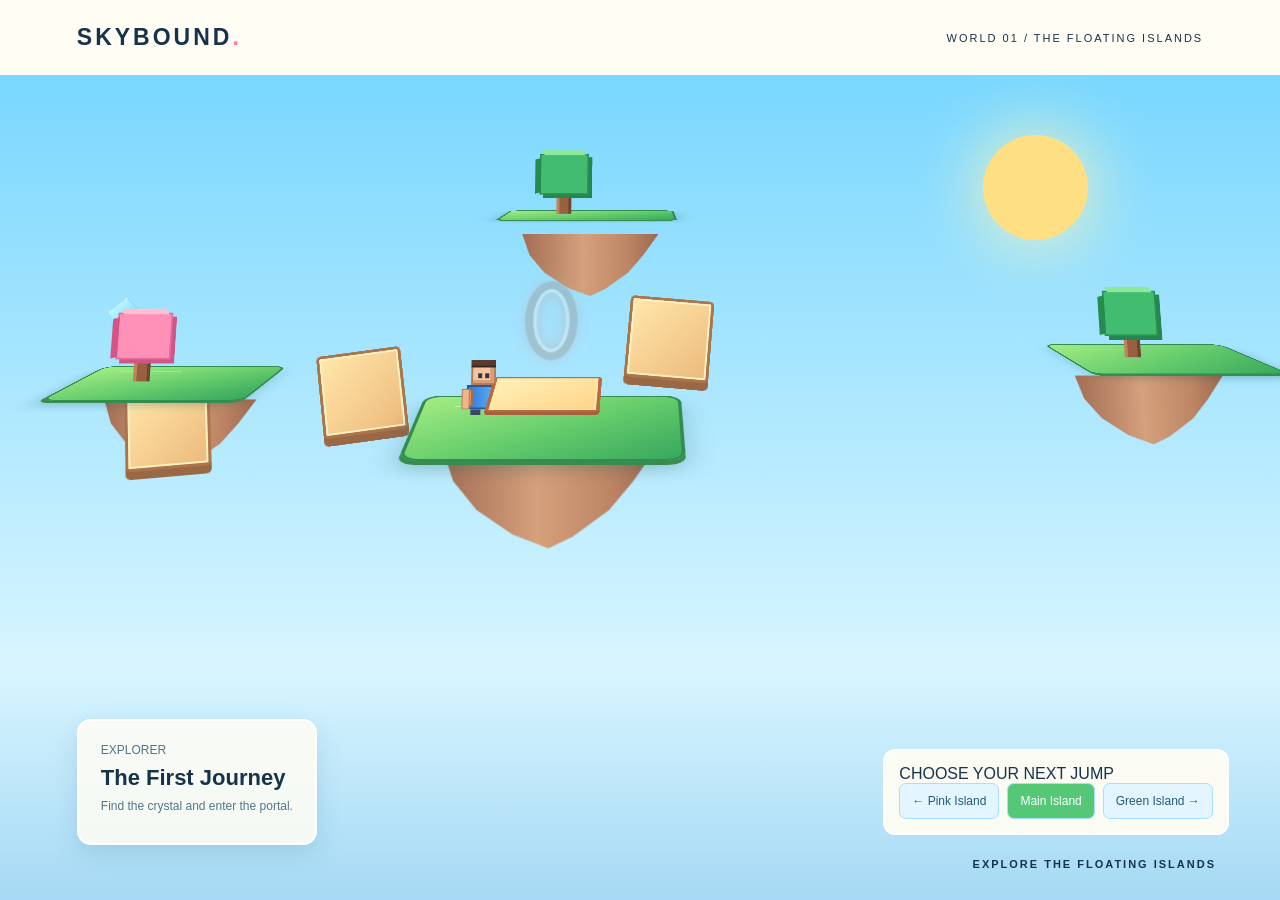
<file: SkyBound/index.html>
<!DOCTYPE html>
<html lang="en">
<head>
    <meta charset="UTF-8">
    <meta name="viewport" content="width=device-width, initial-scale=1.0">
    <title>SKYBOUND - The Floating Islands</title>
    <link rel="stylesheet" href="styles.css">
</head>
<body>
    <header class="topbar">
        <h1>SKYBOUND<span>.</span></h1>
        <p>WORLD 01 / THE FLOATING ISLANDS</p>
    </header>

    <main class="game">
        <div class="sky"></div>
        <div class="sun"></div>

        <input type="checkbox" id="crystal-collected">
        <input type="radio" name="route" id="route-main" checked>
        <input type="radio" name="route" id="route-left">
        <input type="radio" name="route" id="route-right">

        <div class="world">
            <div class="island island-back">
                <div class="grass"></div>
                <div class="rock"></div>

                <div class="tree">
                    <div class="trunk">
                        <div class="trunk-face front"></div>
                        <div class="trunk-face back"></div>
                        <div class="trunk-face left"></div>
                        <div class="trunk-face right"></div>
                    </div>
                    <div class="leaves">
                        <div class="leaf-face front"></div>
                        <div class="leaf-face back"></div>
                        <div class="leaf-face left"></div>
                        <div class="leaf-face right"></div>
                        <div class="leaf-face top"></div>
                    </div>
                </div>
            </div>

            <div class="island island-left">
                <div class="grass"></div>
                <div class="rock"></div>

                <div class="tree pink-tree">
                    <div class="trunk">
                        <div class="trunk-face front"></div>
                        <div class="trunk-face back"></div>
                        <div class="trunk-face left"></div>
                        <div class="trunk-face right"></div>
                    </div>
                    <div class="leaves">
                        <div class="leaf-face front"></div>
                        <div class="leaf-face back"></div>
                        <div class="leaf-face left"></div>
                        <div class="leaf-face right"></div>
                        <div class="leaf-face top"></div>
                    </div>
                </div>
            </div>

            <div class="island island-main">
                <div class="grass"></div>
                <div class="rock"></div>

                <div class="platform">
                    <div class="platform-top"></div>
                </div>

                <a class="portal" href="level2.html" aria-label="Enter level 2">
                    <span class="portal-ring"></span>
                    <span class="portal-prompt">ENTER PORTAL</span>
                </a>
            </div>

            <div class="island island-right">
                <div class="grass"></div>
                <div class="rock"></div>

                <div class="tree">
                    <div class="trunk">
                        <div class="trunk-face front"></div>
                        <div class="trunk-face back"></div>
                        <div class="trunk-face left"></div>
                        <div class="trunk-face right"></div>
                    </div>
                    <div class="leaves">
                        <div class="leaf-face front"></div>
                        <div class="leaf-face back"></div>
                        <div class="leaf-face left"></div>
                        <div class="leaf-face right"></div>
                        <div class="leaf-face top"></div>
                    </div>
                </div>
            </div>

            <div class="stone stone-one">
                <div class="stone-top"></div>
            </div>
            <div class="stone stone-two">
                <div class="stone-top"></div>
            </div>
            <div class="stone stone-three">
                <div class="stone-top"></div>
            </div>

            <label for="crystal-collected" class="crystal-pickup">
                <span class="crystal">
                    <span class="crystal-face crystal-front"></span>
                    <span class="crystal-face crystal-back"></span>
                    <span class="crystal-face crystal-left"></span>
                    <span class="crystal-face crystal-right"></span>
                </span>
                <span class="collect-prompt">COLLECT CRYSTAL</span>
            </label>

            <div class="character">
                <div class="character-shadow"></div>

                <div class="player-head">
                    <div class="player-hair"></div>
                    <div class="player-eye eye-left"></div>
                    <div class="player-eye eye-right"></div>
                </div>

                <div class="player-body">
                    <div class="backpack"></div>
                    <div class="player-arm arm-left"></div>
                    <div class="player-arm arm-right"></div>
                </div>

                <div class="player-legs">
                    <div class="player-leg leg-left"></div>
                    <div class="player-leg leg-right"></div>
                </div>
            </div>
        </div>

        <div class="game-controls">
            <p>CHOOSE YOUR NEXT JUMP</p>
            <div class="jump-buttons">
                <label for="route-left">← Pink Island</label>
                <label for="route-main">Main Island</label>
                <label for="route-right">Green Island →</label>
            </div>
        </div>

        <section class="hud">
            <p>EXPLORER</p>
            <h2>The First Journey</h2>
            <p>Find the crystal and enter the portal.</p>
        </section>

        <div class="hint">EXPLORE THE FLOATING ISLANDS</div>
    </main>
</body>
</html>
</file>
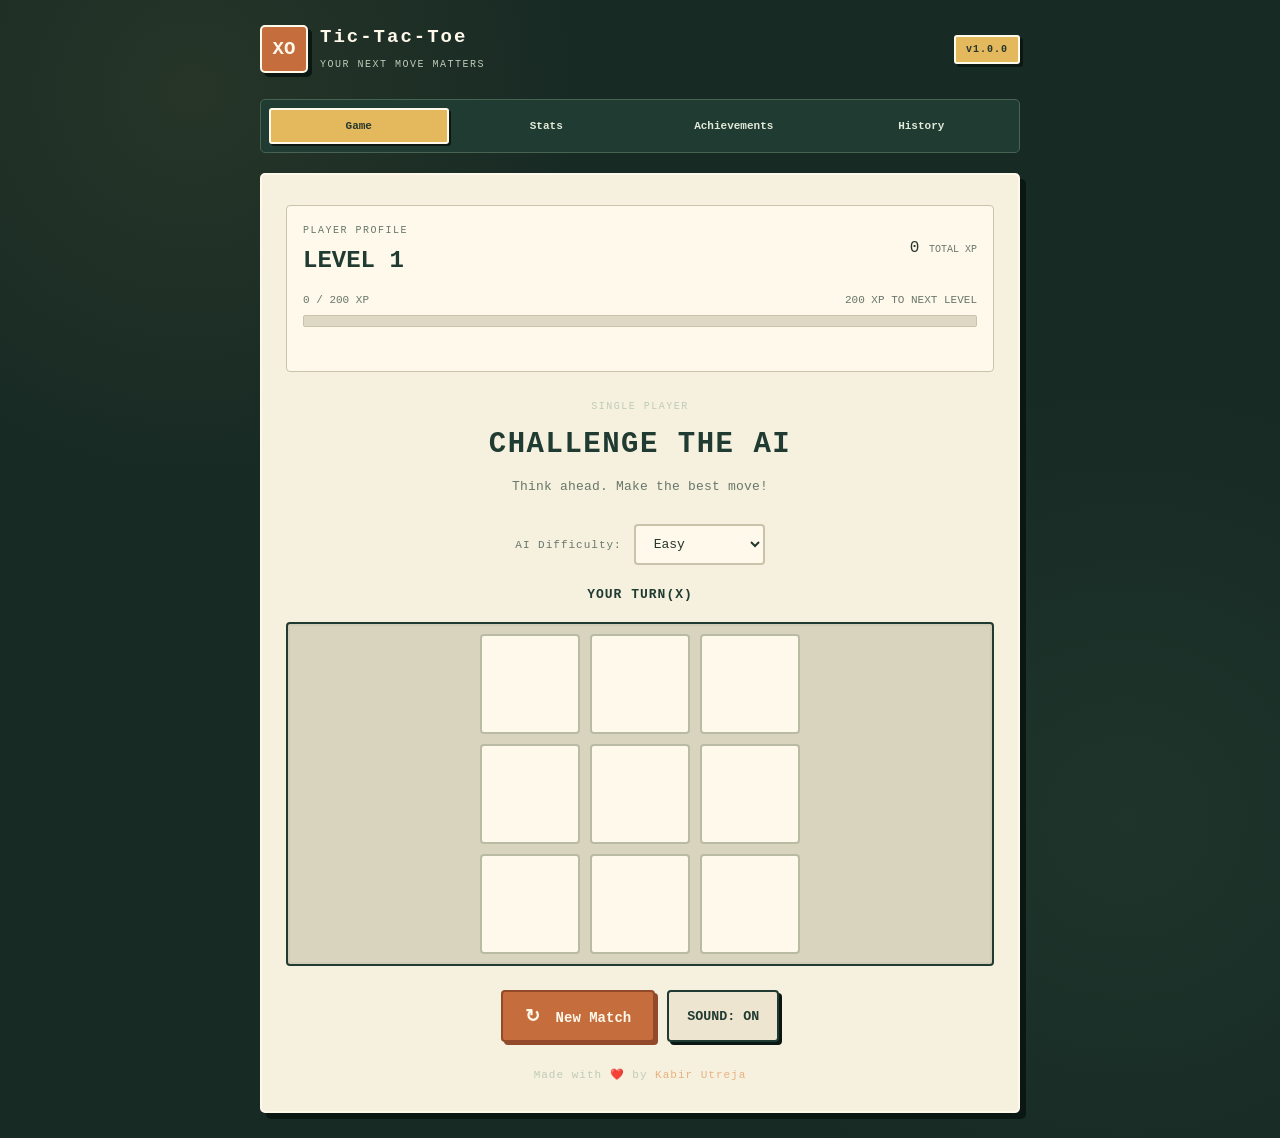
<file: Tic-Tac-Toe/index.html>
<!DOCTYPE html>
<html lang="en">
<head>
    <meta charset="UTF-8">
    <meta name="viewport" content="width=device-width, initial-scale=1.0">
    <title>Tic-Tac-Toe Arena</title>
    <link rel="stylesheet" href="styles.css">
</head>
<body>
    
    <main class = "game-container">
        <header class = "top-bar">
            <div class = "brand">
            <div class = "brand-icon">XO</div>
            <div>
            <h1>Tic-Tac-Toe</h1>
            <p class = "subtitle">YOUR NEXT MOVE MATTERS</p>
            </div>
            </div>
            <div class = "version-tag">v1.0.0</div>
        </header>
        <nav class = "main-nav">
            <button class = "nav-tab active" data-tab="gameView">Game</button>
            <button class = "nav-tab" data-tab="statsView">Stats</button>
            <button class = "nav-tab" data-tab="achievementsView">Achievements</button>
            <button class = "nav-tab" data-tab="historyView">History</button>
        </nav>
        <section class = "game-panel" id="gameView">
            <div class="player-level-card" id="playerLevelCard">
                <div class="player-level-top">
                    <div>
                        <p class="eyebrow">PLAYER PROFILE</p>
                        <h2>LEVEL <span id="playerLevel">1</span></h2>
                    </div>
                    <div class="player-xp-total"><span id="playerTotalXP">0</span>
                    <small>TOTAL XP</small>
                    </div>
                </div>
                <div class="player-xp-info">
                    <span id="playerCurrentXP">0 XP</span>
                    <span id="playerNextLevelXP">200 XP TO NEXT LEVEL</span>
                </div>
                <div
                class="player-xp-track" role="progressbar" aria-label="Progress toward next level" aria-valuemin="0" aria-valuemax="100" aria-valuenow="0" id="playerXPProgress">
             <div class="player-xp-fill" id="playerXPBar">

             </div>
            </div>
              <p id="levelUpMessage" class="level-up-message" aria-live="polite"></p>
            </div>
            <div class = "game-heading">
                <p class = "eyebrow">SINGLE PLAYER</p>
                <h2>Challenge the AI</h2>
                    <p class = "description">Think ahead. Make the best move!</p>
            </div>
            <div class = "settings">
                <label for="difficulty">AI Difficulty:</label>
                <select id="difficulty">
                    <option value="easy">Easy</option>
                    <option value="medium">Medium</option>
                    <option value="unbeatable">Unbeatable</option>
                </select>
            </div>
            <div class = "status-panel">
                <span class = "status-dot"></span>
                <h2 id = "status" role="status" aria-live="polite">Your Turn(X)</h2>
            </div>
            <div class = "board" id="board">
                <div class = "cell" data-index="0" role="button" tabindex="0" aria-label="Square 1, empty"></div>
                <div class = "cell" data-index="1" role="button" tabindex="0" aria-label="Square 2, empty"></div>
                <div class = "cell" data-index="2" role="button" tabindex="0" aria-label="Square 3, empty"></div>
                <div class = "cell" data-index="3" role="button" tabindex="0" aria-label="Square 4, empty"></div>
                <div class = "cell" data-index="4" role="button" tabindex="0" aria-label="Square 5, empty"></div>
                <div class = "cell" data-index="5" role="button" tabindex="0" aria-label="Square 6, empty"></div>
                <div class = "cell" data-index="6" role="button" tabindex="0" aria-label="Square 7, empty"></div>
                <div class = "cell" data-index="7" role="button" tabindex="0" aria-label="Square 8, empty"></div>
                <div class = "cell" data-index="8" role="button" tabindex="0" aria-label="Square 9, empty"></div>
            </div>
            <div class="game-buttons">
                <button id="reset" class="reset-button"><span>↻ </span>New Match</button>
                <button id="sound-toggle" class="sound-button" type="button">SOUND: ON</button>
            </div>
                
                <p class = "footer">Made with ❤️ by <a href = "https://github.com/kabirutreja" target="_blank">Kabir Utreja</a></p>
        </section>
        <section class = "placeholder-panel stats-panel" id="statsView" hidden>
            <div class="page-heading">
               <p class="eyebrow">YOUR PERFORMANCE IN LAST 10 GAMES</p>
               <h2>Game Statistics</h2>
               <p>Every match tells a story.</p>
            </div>
             
            <div class="stats-grid">
                <div class="stat-card">
                    <P>Matches</P>
                    <h3 id="statTotal">0</h3>
                </div>

                <div class="stat-card">
                    <p>Wins</p>
                    <h3 id="statWins">0</h3>
                </div>
                
                <div class="stat-card">
                    <p>Losses</p>
                    <h3 id = "statLosses">0</h3>
                </div>

                <div class="stat-card">
                    <p>Draws</p>
                    <h3 id = "statDraws">0</h3>
                </div>
            </div>
                <div class="win-rate-card">
                    <div class="win-rate-heading">
                        <span>Win rate</span>
                        <strong id="statWinRate">0%</strong>
                    </div>
                    <div class="progress-track">
                        <div id="winRateBar"
                        class="progress-fill"></div>
                    </div>
                    <p>Wins divided by all completed matches.</p>
                </div>
                    <div class="difficulty-stats">
                        <h3>Performance by difficulty</h3>
                        <div class="difficulty-row">
                            <span>Easy</span>
                            <strong id="easyStats">0 matches</strong>
                        </div>
                        <div class="difficulty-row">
                            <span>Medium</span>
                            <strong id="mediumStats">0 matches</strong>
                        </div>
                        <div class="difficulty-row">
                            <span>Unbeatable</span>
                            <strong id="unbeatableStats">0 matches</strong>
                        </div>
                    </div>
                    <p class="stats-note" id="statsNote">Your completed matches will appear here.</p>
        </section>
            
            
            
            
        <section class = "placeholder-panel" id="achievementsView" hidden>
            <p class="eyebrow">YOUR REWARDS</p>
            <h2>Achievements</h2>
            <p>Complete challenges and unlock rewards.</p>
            <div id="achievementList" class="achievement-grid"></div>
            <p id="achievementSummary">0 / 4 BADGES UNLOCKED</p>
        </section>
        <section class = "placeholder-panel" id="historyView" hidden>
            
            <h2>Match History</h2>
            <p class="panel-description">Your recently completed matches.</p>
            <div id="historyList">
                <p>No matches played yet. Finish a game to see it here!</p>
            </div>
            
        </section>
    </main>
    <script src="script.js"></script>
    <div id="achievementToast" class="achievement-toast" role="status" aria-live="polite">
        <div class="toast-icon">🏆</div>
        <div class="toast-text">
            <p>ACHIEVEMENT UNLOCKED</p>
            <h3 id="toastAchievementName">FIRST VICTORY</h3>
        </div>
    </div>
</body>
</html>
</file>
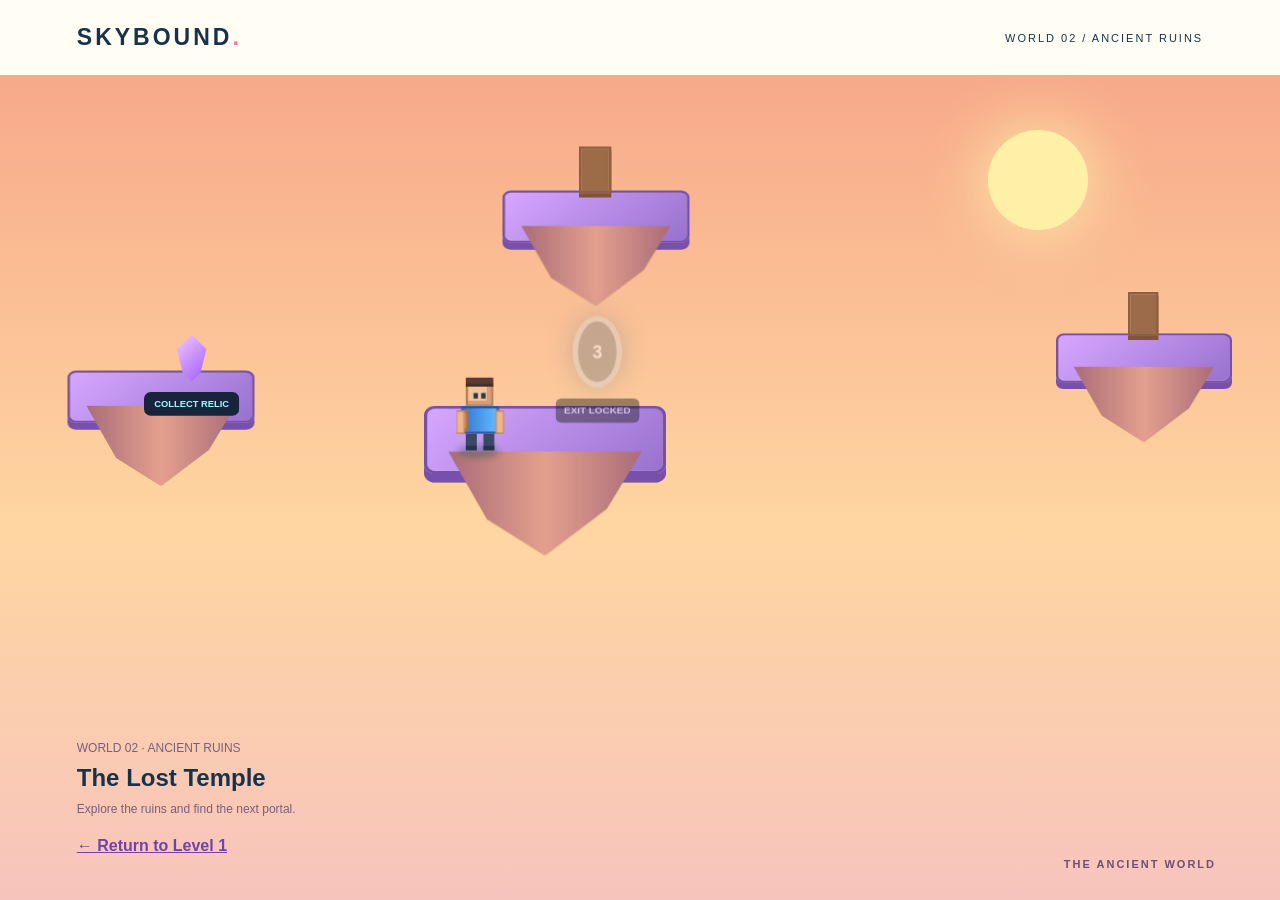
<file: SkyBound/level2.html>
<!DOCTYPE html>
<html lang="en">
<head>
    <meta charset="UTF-8">
    <meta name="viewport" content="width=device-width, initial-scale=1.0">
    <title>SKYBOUND - Ancient Ruins</title>
    <link rel="stylesheet" href="styles.css">
</head>
<body>
    <header class="topbar">
        <h1>SKYBOUND<span>.</span></h1>
        <p>WORLD 02 / ANCIENT RUINS</p>
    </header>

    <main class="game ruins">
        <input type="checkbox" id="relic-collected">
        <input type="checkbox" id="level-complete">

        <div class="ruins-sun"></div>

        <div class="ruins-world">
            <div class="ruins-island ruins-far">
                <div class="ruins-grass"></div>
                <div class="ruins-rock"></div>
                <div class="ruins-column"></div>
            </div>

            <div class="ruins-island ruins-left">
                <div class="ruins-grass"></div>
                <div class="ruins-rock"></div>

                <label for="relic-collected" class="ruins-crystal-pickup">
                    <span class="ruins-crystal"></span>
                    <span class="relic-prompt">COLLECT RELIC</span>
                </label>
            </div>

            <div class="ruins-island ruins-main">
                <div class="ruins-grass"></div>
                <div class="ruins-rock"></div>

                <div class="character">
                    <div class="character-shadow"></div>

                    <div class="player-head">
                        <div class="player-hair"></div>
                        <div class="player-eye eye-left"></div>
                        <div class="player-eye eye-right"></div>
                    </div>

                    <div class="player-body">
                        <div class="backpack"></div>
                        <div class="player-arm arm-left"></div>
                        <div class="player-arm arm-right"></div>
                    </div>

                    <div class="player-legs">
                        <div class="player-leg leg-left"></div>
                        <div class="player-leg leg-right"></div>
                    </div>
                </div>

                <label for="level-complete" class="ruins-exit">
                    <span class="exit-number">3</span>
                    <span class="exit-prompt exit-locked">EXIT LOCKED</span>
                    <span class="exit-prompt exit-unlocked">ENTER PORTAL</span>
                </label>
            </div>

            <div class="ruins-island ruins-right">
                <div class="ruins-grass"></div>
                <div class="ruins-rock"></div>
                <div class="ruins-column"></div>
            </div>
        </div>

        <section class="ruins-hud">
            <p>WORLD 02 · ANCIENT RUINS</p>
            <h2>The Lost Temple</h2>
            <p>Explore the ruins and find the next portal.</p>
            <a href="index.html">← Return to Level 1</a>
        </section>

        <div class="ruins-label">THE ANCIENT WORLD</div>

        <section class="completion-screen">
            <div class="completion-card">
                <p class="completion-tag">WORLD 02 COMPLETE</p>
                <h2>ANCIENT RUINS</h2>
                <p>You found the lost relic and awakened the portal.</p>
                <div class="completion-crystal">⟡</div>
                <a href="menu.html" class="completion-button">RETURN TO WORLDS</a>
                <a href="index.html" class="completion-link">REPLAY WORLD 01</a>
            </div>
        </section>
    </main>
</body>
</html>
</file>
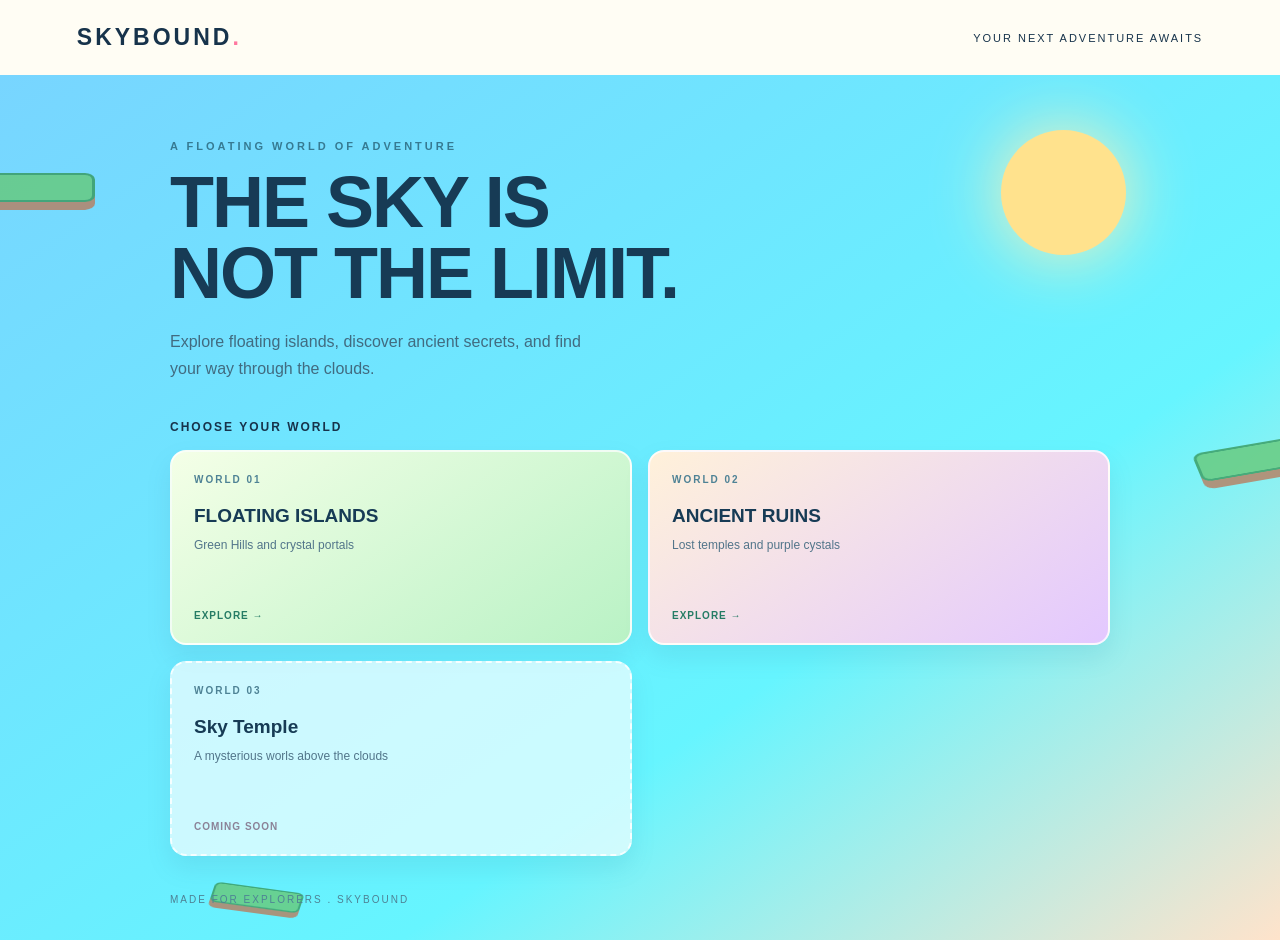
<file: SkyBound/menu.html>
<!DOCTYPE html>
<html lang="en">
<head>
    <meta charset="UTF-8">
    <meta name="viewport" content="width=device-width, initial-scale=1.0">
    <title>SKYBOUND - Choose Your Adventure</title>
    <link rel="stylesheet" href="styles.css">
</head>
<body class="menu-page">
   <header class="topbar">
        <h1>SKYBOUND<span>.</span></h1>
        <p>YOUR NEXT ADVENTURE AWAITS</p>
    </header>
    <main class="menu-world">
        <div class="menu-sun"></div>
        <div class="menu-content">
            <p class="menu-tag">A FLOATING WORLD OF ADVENTURE</p>
            <h2>THE SKY IS<br>NOT THE LIMIT.</h2>
            <p class="menu-description">Explore floating islands, discover ancient secrets, and find your way through the clouds.</p>
            <h3>CHOOSE YOUR WORLD</h3>
            <div class="level-cards">
                <a href="index.html" class="level-card level-one"><span class="level-number">WORLD 01</span><strong>FLOATING ISLANDS</strong>
                <span>Green Hills and crystal portals</span> <span class="level-play">EXPLORE →</span>
                </a>

                <a href="level2.html" class="level-card level-two"><span class="level-number">WORLD 02</span><strong>ANCIENT RUINS</strong>
                <span>Lost temples and purple cystals</span> <span class="level-play">EXPLORE →</span>
</a>

                <div class="level-card level-locked"> <span class="level-number">WORLD 03</span><strong>Sky Temple</strong>
                <span>A mysterious worls above the clouds</span><span class="level-play">COMING SOON</span></div>
                
            </div>
            <p class="menu-footer">MADE FOR EXPLORERS . SKYBOUND</p>
        </div>
        <div class="menu-island island-a"></div>
        <div class="menu-island island-b"></div>
        <div class="menu-island island-c"></div>
    </main>
</body>
</html>
</file>
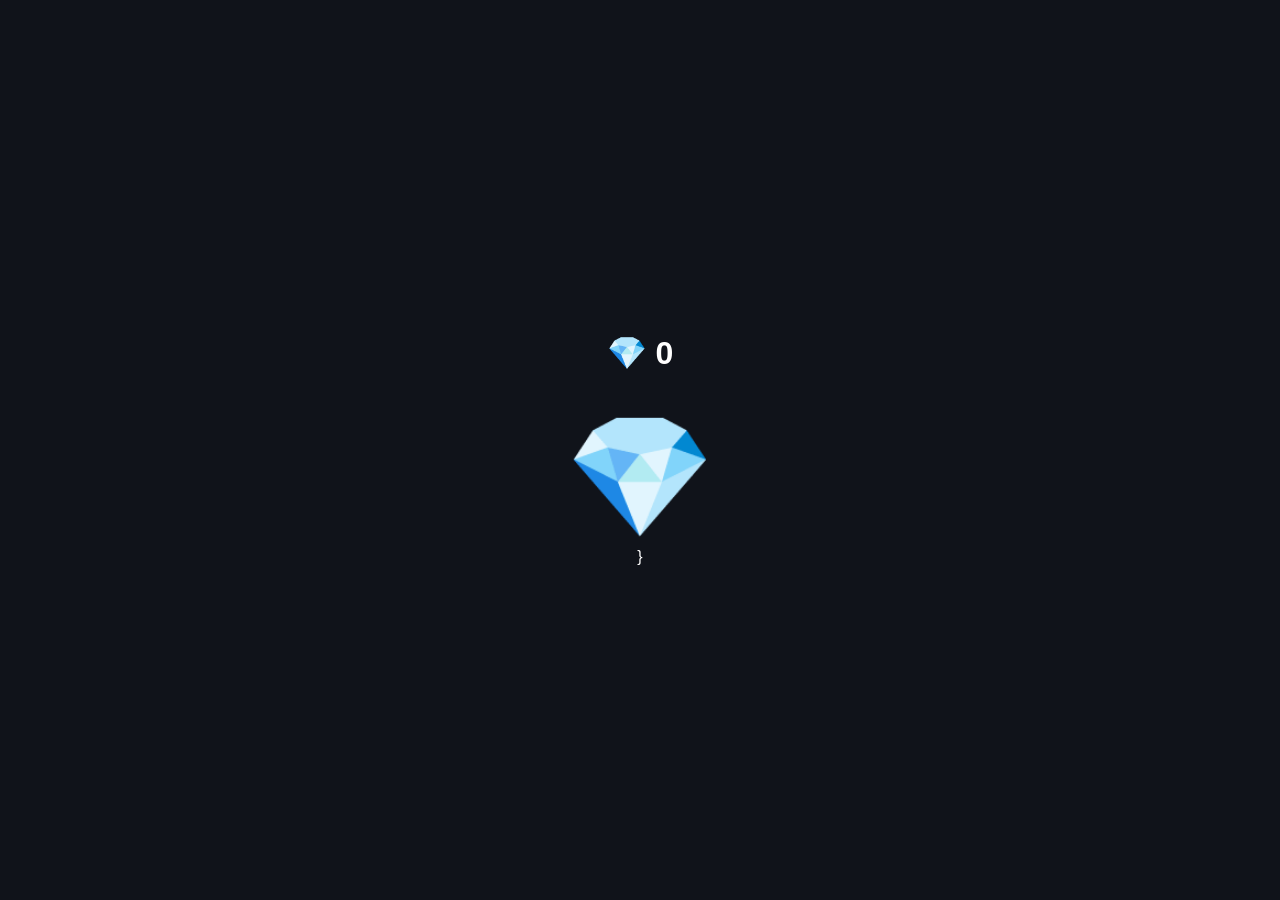
<file: shards clicker/scripts/GameUI.html>
<!DOCTYPE html>
<html>
  <head>
    <style>
      body
      {
        margin: 0;
        height: 100vh;
        background: #10131a;
        color: white;
        font-family: Arial, sans-serif;
        display: flex;
        flex-direction: column;
        align-items: center;
        justify-content: center;
        overflow: hidden;
      }
      #counter
      {
        font-size: 32px;
        font-weight: bold;
        margin-bottom: 35px;
      }
      
      #crystal
      {
        font-size: 120px;
        cursor: pointer;
        user-select: none;
        transition: transform 0.08s ease;
      }
      #crystal:active
      {
        transform: scale(0.85);
      }
      .floatText
      {
        position: absolute;
        color: #8be9ff;
        font-size: 24px;
        font-weight: bold;
        pointer-events: none;
        animation: floatUp 0.8s ease-out forwards;
      }
      @keyframes floatUp
      {
       0%
       {
        opacity: 1;
        transform: translateY(0) scale(1);
       }
       100%
       {
        opacity: 0;
        transform: translateY(-80px) scale(1.2);
       }
      }

      .clickEffect
      {
        animation: crystalPop 0.15s ease;
      }
      @keyframes crystalPop
      {
        0% {transform: scale(1); }
        50% {transform: scale(1.18); }
        100% {transform: scale(1); }
      }
      </style>
   
  </head>
  <body>
    <div id="counter">💎 0</div>
    <div id="crystal" onclick="clickCrystal()">
      💎
      </div>

      <script>
        let shards = 0;
        function clickCrystal()
        {
          shards++
          updateCounter();
          crystalAnimation();
          floatingText();
          google.script.run.clickCrystal()
        }
        function updateCounter()
        {
          document.getElementById("counter").innerText = "💎 " + shards;
        }
        function crystalAnimation()
        {
          const crystal = document.getElementById("crystal");
          crystal.classList.add("clickEffect");
        }
        function floatingText()
        {
          const text = document.createElement("div");
          text.className = "floatText";
          text.innerText = "+1 💎"
          text.style.left = (window.innerHeight/ 2-40) + "px";
          document.body.appendChild(text);
          setTimeout(function(){text.remove();}, 800);
          </script>
        }
    
  </body>
</html>
</file>
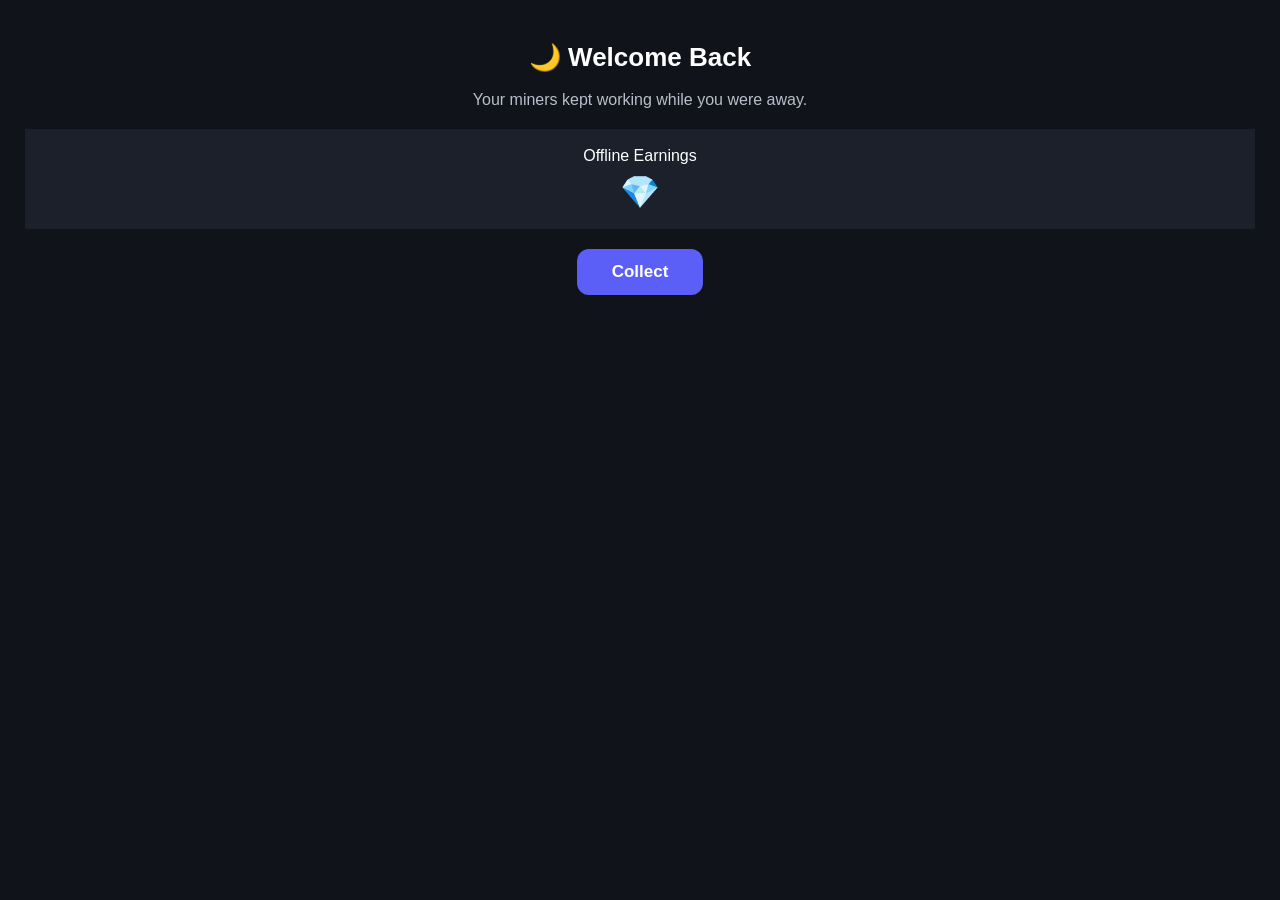
<file: shards clicker/scripts/OfflineEarnings.html>
<!DOCTYPE html>
<html>
  <head>
    <style>
      body{
        font-family: Arial, sans-serif;
        text-align: center;
        background: #10131a;
        color: white;
        padding: 25px;
        margin: 0;
      }
      h1
      {
        margin-bottom: 5px 0 10px;
        font-size: 26px;
      }
      p{
        color: #b8beca;
        margin-bottom: 20px;
      }

      .reward
      {
        background: #1b202b;
        border: 1px solid #303746
        border-radius: 18px;
        padding: 18px;
        margin: 20px 0;
      }
      .amount
      {
        font-size: 32px;
        font-weight: bold;
        margin-top: 8px;
      }
      button
      {
        background: #5b5ff7;
        color: white;
        border: none;
        border-radius: 12px;
        padding: 13px 35px;
        font-size: 17px;
        font-weight: bold;
        cursor: pointer;
        transition: 0.2s;
      }
      button:hover
      {
        background: #7074ff;
        transform: scale(1.03);
      }
      button:active
      {
        transform: scale(0.97);
      }
      </style>

  </head>
  <body>
    <h1>🌙 Welcome Back</h1>
    <p>Your miners kept working while you were away.</p>
    <div class="reward">
      <div>Offline Earnings</div>
    <div class="amount">
    💎 <?= offlineShards ?>
    </div>
    </div>
    
    <button onclick="collect()">
    Collect
    </button>
    
    <script>

    function collect()
    {
      google.script.run.withSuccessHandler(function(){google.script.host.close();}).collectOfflineEarnings();
    }
    </script>
  </body>
</html>
</file>
<file: 3D html game/style.css>
:root
{
    --presp: 36;
    --eye: 1.65;
    --stairs: 3.2;
}

html,body{height: 100%; }
body
{
margin: 0;
background: #000;
font-family: ui-monospace, Menlo, Consolas, monospace;
font-size: min(1.7vw, 2.3vh);
}

input
{
    height: 0;
     width: 0;
      margin: 0;
       appearance: none;
        float: left;
         opacity: 0;
}
#tridiv
{
    position: relative;
    overflow: hidden;
    margin: 0 auto;
    width: 60em;
    height: 40em;
    perspective: calc(var(--presp) * 1em);
    background: #0d0f14;
    outline: .2em solid #5a1a1a;
}

.layer
{
    position: absolute;
    inset: 0;
    transform-style: preserve-3d;
}
.scene
{
    /* --- start---*/
    transform: translate3d(0em, calc(var(--eye) * 1em), 30em);

}
.b
{
    position: absolute;
    left: 50%;
    top: 50%;
    width: 0;
    height: 0;
    transform-style: preserve-3d;
    transform: translate3d(calc(var(--x) * 1em), calc(var(--y) * -1em), calc(var(--z) * 1em));
}
.b i{
    position: absolute;
    display: block;
    background: var(--c);
}
.b i::after
{
    content: "";
    position: absolute;
    inset: 0;
    background: #000;
    opacity: var(--s, 0);
}
.ft
{
    width: calc(var(--w) * 1em);
    height: calc(var(--h) * 1em);
    left: calc(var(--w) * -.5em);
    top: calc(var(--h) * -.5em);
    transform: translateZ(calc(var(--d) * .5em));
    --s: .2;
}
.bk
{
    width: calc(var(--w) * 1em);
    height: calc(var(--h) * 1em);
    left: calc(var(--w) * -.5em);
    top: calc(var(--h) * -.5em);
    transform: rotateY(180deg) translateZ(calc(var(--d) * .5em));
    --s: .54;
}
.rt
{
    width: calc(var(--d) * 1em);
    height: calc(var(--h) * 1em);
    left: calc(var(--d) * -.5em);
    top: calc(var(--h) * -.5em);
    transform: rotateY(90deg) translateZ(calc(var(--w) * .5em));
    --s: .46;
}
.lt
{
    width: calc(var(--d) * 1em);
    height: calc(var(--h) * 1em);
    left: calc(var(--d) * -.5em);
    top: calc(var(--h) * -.5em);
    transform: rotateY(-90deg) translateZ(calc(var(--w) * .5em));
    --s: .32;
}
.tp
{
    width: calc(var(--w) * 1em);
    height: calc(var(--d) * 1em);
    left: calc(var(--w) * -.5em);
    top: calc(var(--d) * -.5em);
    transform: rotateX(90deg) translateZ(calc(var(--h) * .5em));
    --s: 0;
}
.bm
{
    width: calc(var(--w) * 1em);
    height: calc(var(--d) * 1em);
    left: calc(var(--w) * -.5em);
    top: calc(var(--d) * -.5em);
    transform: rotateX(-90deg) translateZ(calc(var(--h) * .5em));
    --s: .5;
}
.grid .tp{
    background-image: linear-gradient(rgba(255,255,255,.06) 1px, transparent 1px), linear-gradient(90deg, rgba(255,255,255,.06) 1px, transparent 1px);
    background-size: 2em 2em;
}
.turn
{
    transform-origin: 50% 50% calc(var(--presp) * 1em);
    transition: transform .45s ease-out;
}
    #h0:checked ~ #tridiv .turn
    {
        transform: rotateY(-720deg);
    }
     #h1:checked ~ #tridiv .turn
    {
        transform: rotateY(-630deg);
    }
     #h2:checked ~ #tridiv .turn
    {
        transform: rotateY(-540deg);
    }
     #h3:checked ~ #tridiv .turn
    {
        transform: rotateY(-450deg);
    }
     #h4:checked ~ #tridiv .turn
    {
        transform: rotateY(-360deg);
    }
     #h5:checked ~ #tridiv .turn
    {
        transform: rotateY(-270deg);
    }
     #h6:checked ~ #tridiv .turn
    {
        transform: rotateY(-180deg);
    }
     #h7:checked ~ #tridiv .turn
    {
        transform: rotateY(-90deg);
    }
     #h8:checked ~ #tridiv .turn
    {
        transform: rotateY(0deg);
    }
     #h9:checked ~ #tridiv .turn
    {
        transform: rotateY(90deg);
    }
      #h10:checked ~ #tridiv .turn
    {
        transform: rotateY(180deg);
    }
     #h11:checked ~ #tridiv .turn
    {
        transform: rotateY(270deg);
    }
     #h12:checked ~ #tridiv .turn
    {
        transform: rotateY(360deg);
    }
     #h13:checked ~ #tridiv .turn
    {
        transform: rotateY(450deg);
    }
     #h14:checked ~ #tridiv .turn
    {
        transform: rotateY(540deg);
    }
      #h15:checked ~ #tridiv .turn
    {
        transform: rotateY(630deg);
    }
    .go
    {
        animation-timing-function: linear;
        animation-play-state: paused;
        animation-iteration-count: 1;
        animation-fill-mode: forwards;

    }
    .goN
    {
        animation-name: goN;
        animation-duration: 5s;
    }
    @keyframes goN
    {
        100% {transform: translateZ(20em)}
    }
    .goE
    {
        animation-name: goE;
        animation-duration: 3.5s;
    }
    @keyframes goE
    {
        100% {transform: translateX(-14em)}
    }
    .goS
    {
        animation-name: goS;
        animation-duration: 2s;
    }
    @keyframes goS
    {
        100% {transform: translateZ(-8em)}
    }
    .goW
    {
        animation-name: goW;
        animation-duration: 3.5s;
    }
    @keyframes goW
    {
        100% {transform: translateX(14em)}
    }

    #h0:checked ~ #forwards:active ~ #tridiv .goN,
    #h4:checked ~ #forwards:active ~ #tridiv .goN,
    #h8:checked ~ #forwards:active ~ #tridiv .goN,
    #h12:checked ~ #forwards:active ~ #tridiv .goN
    {
        animation-play-state: running;
    }

    #h1:checked ~ #forwards:active ~ #tridiv .goE,
    #h5:checked ~ #forwards:active ~ #tridiv .goE,
    #h9:checked ~ #forwards:active ~ #tridiv .goE,
    #h13:checked ~ #forwards:active ~ #tridiv .goE
    {
        animation-play-state: running;
    }

     #h2:checked ~ #forwards:active ~ #tridiv .goS,
    #h6:checked ~ #forwards:active ~ #tridiv .goS,
    #h10:checked ~ #forwards:active ~ #tridiv .goS,
    #h14:checked ~ #forwards:active ~ #tridiv .goS
    {
        animation-play-state: running;
    }

     #h3:checked ~ #forwards:active ~ #tridiv .goW,
    #h7:checked ~ #forwards:active ~ #tridiv .goW,
    #h11:checked ~ #forwards:active ~ #tridiv .goW,
    #h15:checked ~ #forwards:active ~ #tridiv .goW
    {
        animation-play-state: running;
    }

    /*back one*/

    #h0:checked ~ #backwards:active ~ #tridiv .goS,
    #h4:checked ~ #backwards:active ~ #tridiv .goS,
    #h8:checked ~ #backwards:active ~ #tridiv .goS,
    #h12:checked ~ #backwards:active ~ #tridiv .goS
    {
        animation-play-state: running;
    }
     #h1:checked ~ #backwards:active ~ #tridiv .goW,
    #h5:checked ~ #backwards:active ~ #tridiv .goW,
    #h9:checked ~ #backwards:active ~ #tridiv .goW,
    #h13:checked ~ #backwards:active ~ #tridiv .goW
    {
        animation-play-state: running;
    }

    #h2:checked ~ #backwards:active ~ #tridiv .goN,
    #h6:checked ~ #backwards:active ~ #tridiv .goN,
    #h10:checked ~ #backwards:active ~ #tridiv .goN,
    #h14:checked ~ #backwards:active ~ #tridiv .goN
    {
        animation-play-state: running;
    }

    #h3:checked ~ #backwards:active ~ #tridiv .goE,
    #h7:checked ~ #backwards:active ~ #tridiv .goE,
    #h11:checked ~ #backwards:active ~ #tridiv .goE,
    #h15:checked ~ #backwards:active ~ #tridiv .goE
    {
        animation-play-state: running;
    }


    #h0:checked ~ #left:active ~ #tridiv .goW,
    #h4:checked ~ #left:active ~ #tridiv .goW,
    #h8:checked ~ #left:active ~ #tridiv .goW,
    #h12:checked ~ #left:active ~ #tridiv .goW
    {
        animation-play-state: running;
    }

    #h1:checked ~ #left:active ~ #tridiv .goN,
    #h5:checked ~ #left:active ~ #tridiv .goN,
    #h9:checked ~ #left:active ~ #tridiv .goN,
    #h13:checked ~ #left:active ~ #tridiv .goN
    {
        animation-play-state: running;
    }

    #h2:checked ~ #left:active ~ #tridiv .goE,
    #h6:checked ~ #left:active ~ #tridiv .goE,
    #h10:checked ~ #left:active ~ #tridiv .goE,
    #h14:checked ~ #left:active ~ #tridiv .goE
    {
        animation-play-state: running;
    }

    #h3:checked ~ #left:active ~ #tridiv .goS,
    #h7:checked ~ #left:active ~ #tridiv .goS,
    #h11:checked ~ #left:active ~ #tridiv .goS,
    #h15:checked ~ #left:active ~ #tridiv .goS
    {
        animation-play-state: running;
    }










        #h0:checked ~ #right:active ~ #tridiv .goE,
    #h4:checked ~ #right:active ~ #tridiv .goE,
    #h8:checked ~ #right:active ~ #tridiv .goE,
    #h12:checked ~ #right:active ~ #tridiv .goE
    {
        animation-play-state: running;
    }

    #h1:checked ~ #right:active ~ #tridiv .goS,
    #h5:checked ~ #right:active ~ #tridiv .goS,
    #h9:checked ~ #right:active ~ #tridiv .goS,
    #h13:checked ~ #right:active ~ #tridiv .goS
    {
        animation-play-state: running;
    }

    #h2:checked ~ #right:active ~ #tridiv .goW,
    #h6:checked ~ #right:active ~ #tridiv .goW,
    #h10:checked ~ #right:active ~ #tridiv .goW,
    #h14:checked ~ #right:active ~ #tridiv .goW
    {
        animation-play-state: running;
    }

    #h3:checked ~ #right:active ~ #tridiv .goN,
    #h7:checked ~ #right:active ~ #tridiv .goN,
    #h11:checked ~ #right:active ~ #tridiv .goN,
    #h15:checked ~ #right:active ~ #tridiv .goN
    {
        animation-play-state: running;
    }


    .lift
    {
        transition: transform 2.4s ease-in-out;
    }

    #lift:checked ~ #tridiv .lift{
        transform: translate3d(0, calc(var(--stairs) *1em), 14em);
    }

    .controls
    {
        position: absolute;
        z-index: 10;
        top: 1em;
        left: 1em;
        display: grid;
        grid-template-columns: repeat(3, 2.6em);
        grid-auto-rows: 2.6em;
        gap: .3em;
    }
    .button
    {
        display: grid;
        place-items: center;
        background: rgba(60, 64, 76, .85);
        color: #e8e4da;
        border: 1px solid rgba(232,228,218,.25);
        border-radius: .3em;
        user-select: none;
        cursor: pointer;
    }
    .button small {
   display: block;
         font-size: .6em;
         opacity: .7;
    }
    .turnleft, .turnright
    {
        display: none;
    }
    .button.forwards
    {
        grid-area: 1/2;
    }
    .button.backwards
    {
        grid-area: 2/2;
    }
    .button.left{
        grid-area: 2/1;
    }
    .button.right
    {
        grid-area: 2/3;
    }
    .button.level
    {
        grid-area: 3/1/4/4;
        font-size: .8em;
    }
    .turnleft
    {
        grid-area: 1/1;
    }
    .turnright
    {
        grid-area: 1/3;
    }

    #forwards:active ~ #tridiv .forwards,#backwards:active ~ #tridiv .backwards,#left:active ~ #tridiv .left, #right:active ~ #tridiv .right
    {
        background: #c9a45c;
        color: #111;

    }
    #lift:checked ~ #tridiv .level
    {
       background: #c9a45c;
        color: #111;

    }

    .legend
    {
        position: absolute;
        z-index: 10;
        right: 1em;
        bottom: 1em;
        color: #e8e4da;
        font-size: .9em;
        background: rgba(13, 15, 20, .66);
        padding: .5em .8em;
        border-radius: .3em;
        line-height: 1.5;
    }
    .compass
    {
        position: absolute;
        z-index: 10;
        top: 1em;
        right: 1em;
        width: 2.4em;
        height: 2.4em;
        display: grid;
        place-items: center;
        border-radius: 50%;
        background: rgba(13, 15, 20, .66);
        color: #c9a45c;
        border: 1px solid rgba(232,228,218,.25);
    }
        .compass::after
        {
            content: "N";
        }

        #h0:checked ~ #tridiv .compass::after
        {
            content: "N";
        }
        #h0:checked ~ #tridiv .tr0
        {
            display: grid;
        }


        #h1:checked ~ #tridiv .compass::after
        {
            content: "E";
        }
        #h1:checked ~ #tridiv .tr1
        {
            display: grid;
        }
        #h1:checked ~ #tridiv .tl1
        {
            display: grid;
        }


        #h2:checked ~ #tridiv .compass::after
        {
            content: "S";
        }
        #h2:checked ~ #tridiv .tr2
        {
            display: grid;
        }
        #h2:checked ~ #tridiv .tl2
        {
            display: grid;
        }

         #h3:checked ~ #tridiv .compass::after
        {
            content: "W";
        }
        #h3:checked ~ #tridiv .tr3
        {
            display: grid;
        }
        #h3:checked ~ #tridiv .tl3
        {
            display: grid;
        }

         #h4:checked ~ #tridiv .compass::after
        {
            content: "N";
        }
        #h4:checked ~ #tridiv .tr4
        {
            display: grid;
        }
        #h4:checked ~ #tridiv .tl4
        {
            display: grid;
        }


        #h5:checked ~ #tridiv .compass::after
        {
            content: "E";
        }
        #h5:checked ~ #tridiv .tr5
        {
            display: grid;
        }
        #h5:checked ~ #tridiv .tl5
        {
            display: grid;
        }


        #h6:checked ~ #tridiv .compass::after
        {
            content: "S";
        }
        #h6:checked ~ #tridiv .tr6
        {
            display: grid;
        }
        #h6:checked ~ #tridiv .tl6
        {
            display: grid;
        }


        #h7:checked ~ #tridiv .compass::after
        {
            content: "W";
        }
        #h7:checked ~ #tridiv .tr7
        {
            display: grid;
        }
        #h7:checked ~ #tridiv .tl7
        {
            display: grid;
        }


        #h8:checked ~ #tridiv .compass::after
        {
            content: "N";
        }
        #h8:checked ~ #tridiv .tr8
        {
            display: grid;
        }
        #h8:checked ~ #tridiv .tl8
        {
            display: grid;
        }


        #h9:checked ~ #tridiv .compass::after
        {
            content: "E";
        }
        #h9:checked ~ #tridiv .tr9
        {
            display: grid;
        }
        #h9:checked ~ #tridiv .tl9
        {
            display: grid;
        }

        #h10:checked ~ #tridiv .compass::after
        {
            content: "S";
        }
        #h10:checked ~ #tridiv .tr10
        {
            display: grid;
        }
        #h10:checked ~ #tridiv .tl10
        {
            display: grid;
        }

        #h11:checked ~ #tridiv .compass::after
        {
            content: "W";
        }
        #h11:checked ~ #tridiv .tr11
        {
            display: grid;
        }
        #h11:checked ~ #tridiv .tl11
        {
            display: grid;
        }

        #h12:checked ~ #tridiv .compass::after
        {
            content: "N";
        }
        #h12:checked ~ #tridiv .tr12
        {
            display: grid;
        }
        #h12:checked ~ #tridiv .tl12
        {
            display: grid;
        }

         #h13:checked ~ #tridiv .compass::after
        {
            content: "E";
        }
        #h13:checked ~ #tridiv .tr13
        {
            display: grid;
        }
        #h13:checked ~ #tridiv .tl13
        {
            display: grid;
        }

            #h14:checked ~ #tridiv .compass::after
        {
            content: "S";
        }
        #h14:checked ~ #tridiv .tr14
        {
            display: grid;
        }
        #h14:checked ~ #tridiv .tl14
        {
            display: grid;
        }

            #h15:checked ~ #tridiv .compass::after
        {
            content: "W";
        }
        
        #h15:checked ~ #tridiv .tl15
        {
            display: grid;
        }



        /*gun logic*/
        .button.fire
        {
            grid-area: 4/1/5/4;
            font-size: .8em;
        }
        #fire:active ~ #tridiv .button.fire{
            background: #c9a45c;
            color: #111;
        }

        .crosshair
        {
            position: absolute;
            z-index: 6;
            left: 50%;
            top: 50%;
            width: 1.6em;
            height: 1.6em;
            margin: -.8em 0 0 -.8em;
            pointer-events: none;
            background: linear-gradient(#e8e4da,#e8e4da) 50% 0 / 1px 35% no-repeat,
                           linear-gradient(#e8e4da,#e8e4da) 50% 100% / 1px 35% no-repeat,
                               linear-gradient(#e8e4da,#e8e4da) 0 50% / 35% 1px no-repeat,
                                 linear-gradient(#e8e4da,#e8e4da) 100% 50% / 35% 1px no-repeat;
        }
        .gun
        {
            position: absolute;
            z-index: 5;
            left: 50%;
            bottom: -2em;
            width: 12em;
            height: 19em;
            margin-left: -4em;
            pointer-events: none;
        }
        .gun-kick
        {
            position: absolute;
            inset: 0;
            transition: transform 0.25s ease-out;
        }
        .gun i{
            position: absolute;
            display: block;
        }
        .gun .slide
        {
            left: 4em;
            top: 0;
            width: 4em;
            height: 12em;
            border-radius: .5em .5em 0 0;
            background: linear-gradient(90deg, #20232b, #5b6272 45%, #2a2e38);

        }
        .gun .sight{
            left: 5.6em;
            top: -.5em;
            width: .8em;
            height: 1em;
            border-radius: .2em;
            background: #15171c;

        }
        .gun .frame
        {
            left: 3.6em;
            top: 10em;
            width: 4.8em;
            height: 4em;
            border-radius: .4em;
            background: linear-gradient(90deg, #15171c, #343945, #15171c);
        }
        .gun .grip
        {
            left: 4em;
            top: 13em;
            width: 4em;
            height: 9em;
            border-radius: .4em .4em 1em 1em;
            background: linear-gradient(90deg, #14161b, #2b2f3a, #14161b);
        }
        .gun .hand
        {
            left: 2.6em;
            top: 14em;
            width: 6.8em;
            height: 8em;
            border-radius: 2.2em 2.2em 0 0;
            background: linear-gradient(90deg, #8e644b, #c48f6e 50%, #8e644b);
        }
        .gun .flash
        {
            left: 2em;
            top: -5em;
            width: 8em;
            height: 6em;
            opacity: 0;
            transition: opacity .25s ease-out;
            background: radial-gradient(closest-side, #fff 0%, #ffe08a 30%, rgba(255,140,0,.6) 55%,transparent 100%);
        }
        #fire:active ~ #tridiv .gun-kick, #hit1:active ~ #tridiv .gun-kick, #hit2:active ~ #tridiv .gun-kick, #hit3:active ~ #tridiv .gun-kick, #hit4:active ~ #tridiv .gun-kick, #hit5:active ~ #tridiv .gun-kick
        {
            transform: translateY(.9em);
            transition-duration: .04s;
        }
        #fire:active ~ #tridiv .gun .flash, #hit1:active ~ #tridiv .gun .flash, #hit2:active ~ #tridiv .gun .flash, #hit3:active ~ #tridiv .gun .flash, #hit4:active ~ #tridiv .gun .flash, #hit5:active ~ #tridiv .gun .flash
        {
            opacity: 1;
            transition-duration: .02s;
        }
        .shotglow
        {
            position: absolute;
            inset: 0;
            z-index: 4;
            pointer-events: none;
            opacity: 0;
            transition: opacity .12s;
             background: radial-gradient(circle at 52% 45%, rgba(255,210,120,.55),transparent 50%);

        }
        #fire:active ~ #tridiv .shotglow, #hit1:active ~ #tridiv .shotglow, #hit2:active ~ #tridiv .shotglow, #hit3:active ~ #tridiv .shotglow, #hit4:active ~ #tridiv .shotglow, #hit5:active ~ #tridiv .shotglow
        {
            opacity: 1;
            transition-duration: .02s;
        }
        .legend
        {
            right: auto;
            left: 1em;
            font-size: .62em;
        }
        @keyframes bob
        {
           0%,100%
           {
            transform: translate(0, 0);
           }
           25%
           {
            transform: translate(.6em, .5em);
           }
           50%
           {
            transform: translate(0,0);
           }
           75%
           {
            transform: translate(-.6em,.5em);
           }
        }
        #forwards:active ~ #tridiv .gun,#backwards:active ~ #tridiv .gun,#left:active ~ #tridiv .gun,#right:active ~ #tridiv .gun
        {
            animation: bob .5s linear infinite;
        }

        /*mobs scene*/
        .b label
        {
            position: absolute;
            display: block;
            background: var(--c);
            cursor: crosshair;
        }
        .b label::after
        {
            content: "";
            position: absolute;
            inset: 0;
            background: #000;
            opacity: var(--s, 0);
        }
        .mob
        {
            position: absolute;
            left: 50%;
            top: 50%;
            width: 0;
            height: 0;
            transform-style: preserve-3d;
            transform: translate3d(calc(var(--x) * 1em), calc(var(--y) * -1em), calc(var(--z) * 1em)) rotateY(calc(var(--ry, 0) * 1deg));
        }
        .mob-in, .mob-idle, .swing
        {
            position: absolute;
            left: 0;
            top: 0;
            width: 0;
            height: 0;
            transform-style: preserve-3d;
        }
        .mob-in
        {
            transition: transform .8s cubic-bezier(.45, 0, .9, .55);
        }
        .mob-idle
        {
            animation: breathe 2.8s ease-in-out infinite;
            animation-delay: calc(var(--dl, 0) * -1s);
        }
        .swing
        {
            animation: swing 3.2s ease-in-out infinite;
            animation-delay: calc(var(--dl, 0) * -1s);
        }
        .sw-b
        {
            animation-direction: reverse;
        }
        .look
        {
            animation-name: look;
            animation-duration: 6s;
        }
        @keyframes breathe 
        {
            0%, 100%
            {
                transform: translateY(0);
            }
            50%
            {
                transform: translateY(-.03em);
            }
        }
        @keyframes swing 
        {
             0%, 100%
            {
                transform: rotateX(-7deg);
            }
            50%
            {
                transform: rotateX(7deg);
            }
        }
        @keyframes look
        {
            0%, 35%
            {
                transform: rotateY(0);
            }
            45%, 60%
            {
                transform: rotateY(22deg);
            }
            70%, 85%
            {
                transform: rotateY(-22deg);
            }
            100%
            {
                transform: rotateY(0);
            }
        }

        #hit1:checked ~ #tridiv .g1 .mob-in, #hit2:checked ~ #tridiv .g2 .mob-in, #hit3:checked ~ #tridiv .g3 .mob-in, #hit4:checked ~ #tridiv .g4 .mob-in, #hit5:checked ~ #tridiv .g5 .mob-in
        {
            transform: translateY(-.17em) rotateX(90deg);
        }

        #hit1:checked ~ #tridiv .g1 label, #hit2:checked ~ #tridiv .g2 label, #hit3:checked ~ #tridiv .g3 label, #hit4:checked ~ #tridiv .g4 label, #hit5:checked ~ #tridiv .g5 label
        {
            pointer-events: none;
        }

        #hit1:checked ~ #tridiv .g1 .mob-idle, #hit2:checked ~ #tridiv .g2 .mob-idle, #hit3:checked ~ #tridiv .g3 .mob-idle, #hit4:checked ~ #tridiv .g4 .mob-idle, #hit5:checked ~ #tridiv .g5 .mob-idle
        {
            animation-play-state: paused;
        }
        #hit1:checked ~ #tridiv .g1 .swing, #hit2:checked ~ #tridiv .g2 .swing, #hit3:checked ~ #tridiv .g3 .swing, #hit4:checked ~ #tridiv .g4 .swing, #hit5:checked ~ #tridiv .g5 .swing
        {
            animation-play-state: paused;
        }

        /*lamps system*/
        .button.lights
        {
            grid-area: 5/1/6/4;
            font-size: .8em;
        }
        #lamps:checked ~ #tridiv .button.lights
        {
            background: #c9a45c;
            color: #111;
        }

        .vignette
        {
            position: absolute;
            inset: 0;
            z-index: 4;
            pointer-events: none;
            background: radial-gradient(ellipse at 50% 50%, transparent 40%, rgba(0,0,0,.6) 100%);
        }
        .dim
        {
           position: absolute;
           inset: 0;
           z-index: 4;
           pointer-events: none;
           opacity: 0;
           transition: opacity 0.6s;
           background: radial-gradient(circle at 50% 55%, rgba(0,0,10,0) 6em, rgba(0,0,10,.94) 26em);
        }
        #lamps:checked ~ #tridiv .dim
        {
            opacity: 1;
        }
        .lamp i, .pool i{
            transition: opacity .6s;
        }
        .pool i.tp{
            background: radial-gradient(closest-side, rgba(255,226,150,.6) 0%, rgba(255,226,150,.28) 45%, transparent 100%);
        }
        #lamps:checked ~ #tridiv .lamp i, #lamps:checked ~ #tridiv .pool i
        {
            opacity: 0;
            animation: none;
        }

        .flicker i
        {
            animation: flick 5s steps(1) infinite;
        }

        @keyframes flick 
        {
            0%, 100% {opacity: 1;}
            8% {opacity: .25;}
            10% {opacity: 1;}
            45% {opacity: .55;}
            47% {opacity: 1;}
            73% {opacity: .35;}
            75% {opacity: 1;}
        }

        /*main menu*/
        .menu
        {
            position: absolute;
            inset: 0;
            z-index: 50;
            display: grid;
            place-content: center;
            justify-items: center;
            gap: 1em;
            text-align: center;
            color: #e8e4da;
            background: radial-gradient(ellipse at center, rgba(40,12,12,.85), #000 85%);
            transition: opacity .6s, visibility .6s;
        }
        .menu h1{
            margin: 0;
            font-size: 6em;
            letter-spacing: .3em;
            padding-left: .3em;
            color: #c9a45c;
            text-shadow: 0 0 .4em #7a1f1f;
        }
        .menu .sub
        {
            margin: 0;
            opacity: .7;
            font-size: .9em;
        }
        .menu .how{
            margin: .6em 0 0;
            font-size: .7em;
            line-height: 1.7;
            opacity: .75;
        }
        .start
        {
            display: block;
            margin-top: 1em;
            padding: .5em 1.8em;
            border: 2px solid #c9a45c;
            color: #c9a45c;
            font-size: 1.5em;
            cursor: pointer;
            user-select: none;
            animation: pulse 1.4s ease-in-out infinite;
        }
        .start:hover
        {
            background: #c9a45c;
            color: #111;
            animation: none;

        }
        @keyframes pulse
        {
            0%,100%
            {
                box-shadow: 0 0 0 rgba(201, 164, 92, 0);
            }
            50%
            {
                box-shadow: 0 0 1.2em rgba(201, 164, 92, .55);
            }
        }
        #play:checked ~ #tridiv .menu{
            opacity: 0;
            visibility: hidden;
        }
        .hud
        {
            position: absolute;
            z-index: 12;
            left: 50%;
            bottom: 1em;
            transform: translateX(-50%);
            counter-reset: k;
            color: #e8e4da;
            font-size: 1.1em;
            background: rgba(13, 15, 20, .7);
            padding: .3em 1em;
            border: 1px solid rgba(232,228,218,.25);
            border-radius: .3em;
        }
        .hud .k
        {
            font-size: 0
        }
        #hit1:checked ~ #tridiv .k1
        {
            counter-increment: k;
        }
        #hit2:checked ~ #tridiv .k2
        {
            counter-increment: k;
        }
        #hit3:checked ~ #tridiv .k3
        {
            counter-increment: k;
        }
        #hit4:checked ~ #tridiv .k4 
        { 
            counter-increment: k; 
        }
#hit5:checked ~ #tridiv .k5 
{
     counter-increment: k; 
}
        .hud .kills::after
        {
            content: "GUARDS DOWN  " counter(k) " / 5";
            font-weight: normal;
        }
        .win, .over{
                 position: absolute;
                 inset: 0;
                 z-index: 40;
                 display: grid;
                 place-content: center;
                 justify-items: center;
                 gap: .6em;
                 text-align: center;
                 color: #e8e4da;
                 opacity: 0;
                 visibility: hidden;
                 transition: opacity .8s .5s, visibility .8s .5s ;
        }
                 .win{
                    background: rgba(10,30,15,.82);
                 }

                 .win h2, .over h2 
                 { margin: 0; 
                    font-size: 4em; 
                    letter-spacing: .2em; 
                    color: #c9a45c; 
                }
                 .win p, .over p 
{ 
    margin: 0; 
    opacity: .8;
 }
.again 
{ display: block; 
    margin-top: 1em; 
    padding: .5em 1.6em; 
    border: 2px solid #c9a45c; 
    color: #c9a45c; 
    font-size: 1.2em; 
    text-decoration: none; 
    cursor: pointer; 

}
.again:hover { 
    background: #c9a45c; 
    color: #111; }
#hit1:checked ~ #hit2:checked ~ #hit3:checked ~ #hit4:checked ~ #hit5:checked ~ #tridiv .win { 
    opacity: 1; 
    visibility: visible; }

    .timer
    {
        position: absolute;
        z-index: 12;
        left: 50%;
        top: 1em;
        width: 16em;
        height: .9em;
        margin-left: -8em;
        border: 1px solid rgba(232,228,218,.4);
        background: rgba(13, 15, 20, .7);

    }
    .bar
    {
       height: 100%;
       background: #c9a45c;
       animation: drain 75s linear forwards;
       animation-play-state: paused;

    }
    @keyframes drain
    {
        0%
        {
            width: 100%;
            background: #c9a45c;
        }
        70%
        {
            background: #c9a45c;
        }
        100%
        {
            width: 0;
            background: #b3261e;
        }
    }
    .alarm
    {
         position: absolute;
         inset: 0;
        z-index: 11;
        pointer-events: none;
        opacity: 0;
        box-shadow: inset 0 0 8em 1em rgba(200,20,20,.85);
        animation: alarm 1s ease-in-out 65s infinite;
        animation-play-state: paused;
    }
    @keyframes alarm
    {
        0%,100%
        {
            opacity: .15;
        }
        50%
        {
            opacity: .8;
        }
    }
    .over
    {
        background: rgba(40,6,6,.88);
        transition: none;
        animation: overIn .6s ease-out 75s forwards;
        animation-play-state: paused;
    }
    .over h2
    {
        color: #d9534f;
    }
    @keyframes overIn
    {
        to
        {
            opacity: 1;
            visibility: visible;
        }
        
    }
    
    #play:checked ~ #tridiv .bar, #play:checked ~ #tridiv .alarm, #play:checked ~ #tridiv .over { animation-play-state: running; }
#hit1:checked ~ #hit2:checked ~ #hit3:checked ~ #hit4:checked ~ #hit5:checked ~ #tridiv .bar,
#hit1:checked ~ #hit2:checked ~ #hit3:checked ~ #hit4:checked ~ #hit5:checked ~ #tridiv .alarm,
#hit1:checked ~ #hit2:checked ~ #hit3:checked ~ #hit4:checked ~ #hit5:checked ~ #tridiv .over { animation-play-state: paused; }
#hit1:checked ~ #hit2:checked ~ #hit3:checked ~ #hit4:checked ~ #hit5:checked ~ #tridiv .alarm { display: none; }
</file>
<file: SkyBound/styles.css>
* 
{
    margin: 0;
    padding: 0;
    box-sizing: border-box;
}

body 
{
    background: #b5e8ff;
    color: #17334b;
    font-family: Arial, sans-serif;
    overflow-x: hidden;
}
.topbar 
{
    height: 75px;
    padding: 0 6%;
    display: flex;
    align-items: center;
    justify-content: space-between;
    background: #fffdf4;
    position: relative;
    z-index: 5;
}

.topbar h1 
{
    font-size: 23px;
    letter-spacing: 3px;
}

.topbar h1 span 
{
    color: #ff779f;
}

.topbar p 
{
    font-size: 11px;
    letter-spacing: 2px;
}


.game 
{
    min-height: calc(100vh - 75px);
    position: relative;
    overflow: hidden;
    background: linear-gradient(#79d7ff,#d8f5ff 72%,#a5d9f4);
    perspective: 1000px;
}

.sky 
{
    position: absolute;
    inset: 0;
    background: radial-gradient(ellipse at 20% 25%,#ffffffbb,transparent 22%), radial-gradient(ellipse at 85% 40% #ffffffaa, transparent 19%);
}

.sun 
{
    position: absolute;
    top: 60px;
    right: 15%;
    width: 105px;
    height: 105px;
    background: #ffdf83;
    border-radius: 50%;
    box-shadow: 0 0 70px #fff4b8;
}



.world 
{
    position: relative;
    width: 100%;
    height: 620px;
    transform-style: preserve-3d;
    transform: rotateX(8deg);
}


.island 
{
    position: absolute;
    width: 230px;
    height: 130px;
    transform-style: preserve-3d;
}

.grass 
{
    position: absolute;
    width: 100%;
    height: 100%;
    top: -8px;

    background: linear-gradient( 145deg, #a4ed83, #65cc6c 55%, #37a85d);
 border: 3px solid #318c50;
    border-radius: 15px;

    transform: rotateX(55deg) translateZ(32px);
    transform-origin: center center;
 box-shadow: 0 8px 0 #398c50, 0 18px 25px #285d5544;
}

.grass::after 
{
    content: "";
    position: absolute;
    left: 12%;
    top: 15%;
    width: 35%;
    height: 3px;
    background: #d6ff9a;
    opacity: 0.65;
    border-radius: 5px;
}

.rock 
{
    position: absolute;
    left: 5%;
    top: 45px;
    width: 90%;
    height: 100px;

    clip-path: polygon( 5% 0, 95% 0, 85% 30%, 75% 55%, 60% 78%, 50% 88%, 35% 76%, 20% 55%,  10% 30%);

    background: linear-gradient(90deg, #9c674f, #d5a07c 45%, #bd8564 75%,#936048);

    filter: drop-shadow(0 10px 8px #527e8c44);

    transform: translateZ(-5px);
    
}

.island-back 
{
    top: 100px;
    left: 37%;
    transform: scale(.75);
}

.island-left 
{
    top: 275px;
    left: 5%;
    transform: scale(.82);
}

.island-main 
{
    top: 330px;
    left: 34%;
    z-index: 2;
    transform: scale(1.15);
}

.island-right 
{
    top: 250px;
    right: 1%;
    transform: scale(.8);
}


.tree 
{
    position: absolute;
    left: 45px;
    top: -55px;
    width: 65px;
    height: 95px;
    transform-style: preserve-3d;
    transform: translateZ(30px);
}
.tree
{
  width: 72px;
  height: 105px;
  transform-style: flat;
  transform: translateZ(20px);
}




.trunk 
{
    position: absolute;
    width: 20px;
    height: 42px;
    left: 23px;
    top: 43px;
    left: 26px;
    background: #98603f;
    border-left: 4px solid #bd855b;
    border-right: 4px solid #71452f;
    transform: none;
    transform-style: preserve-3d;
}

.trunk-face 
{
    position: absolute;
    width: 18px;
    height: 48px;
    background: #a66b45;
    border: 1px solid #75462f;
    display: none;
}

.trunk-face.front 
{
    transform: translateZ(9px);
}

.trunk-face.back {
    transform: rotateY(180deg) translateZ(9px);
}

.trunk-face.left
 {
    background: #815034;
    transform: rotateY(-90deg) translateZ(9px);
}

.trunk-face.right 
{
    background: #c38a5a;
    transform: rotateY(90deg) translateZ(9px);
}


.leaves 
{
    position: absolute;
    left: 3px;
    top: 0;
transform: none;
background: #42bd70;
border: 2px solid #299452;
box-shadow: 5px 5px 0 #27864f;
    width: 66px;
    height: 58px;
    transform-style: preserve-3d;
}
.leaves::before 
{
    content: "";
    position: absolute;
    left: -8px;
    top: 5px;
    width: 8px;
    height: 49px;
    background: #258b51;
    transform: skewY(-15deg);
}

.leaves::after 
{
    content: "";
    position: absolute;
    left: 3px;
    top: -7px;
    width: 55px;
    height: 7px;
    background: #8ce89a;
    transform: skewX(25deg);
}
.pink-tree .leaves {
    background: #ff91b9;
    border-color: #e56d99;
    box-shadow: 5px 5px 0 #cf5686;
}

.pink-tree .leaves::before {
    background: #d65386;
}

.pink-tree .leaves::after {
    background: #ffc0d6;
}


.leaf-face 
{
    position: absolute;
    width: 65px;
    height: 55px;
    background: #44c878;
    border: 2px solid #269857;
    display: none;
}

.leaf-face.front 
{
    transform: translateZ(20px);
}

.leaf-face.back 
{
    background: #248c55;
    transform: rotateY(180deg) translateZ(20px);
}

.leaf-face.left 
{
    width: 40px;
    left: -20px;
    background: #32a962;
    transform: rotateY(-90deg) translateZ(20px);
}

.leaf-face.right 
{
    width: 40px;
    left: 45px;
    background: #65d985;
    transform: rotateY(90deg) translateZ(20px);
}

.leaf-face.top 
{
    height: 40px;
    top: -20px;
    background: #91e99b;
    transform: rotateX(90deg) translateZ(20px);
}


.pink-tree .leaf-face 
{
    background: #ff8fb7;
    border-color: #e56e9a;
}

.pink-tree .leaf-face.back 
{
    background: #d95488;
}

.pink-tree .leaf-face.left 
{
    background: #f178a4;
}

.pink-tree .leaf-face.right 
{
    background: #ffb2ce;
}

.pink-tree .leaf-face.top 
{
    background: #ffc4d9;
}
.platform 
{
    position: absolute;
    width: 95px;
    height: 75px;
    left: 65px;
    top: -35px;

    background: #d58d50;
    border: 3px solid #b76b3e;
    border-radius: 5px;

    transform-style: preserve-3d;
    transform: translateZ(18px) rotateX(55deg);
    box-shadow: 0 7px 0 #a85f3c;
}

.platform-top 
{
    position: absolute;
    inset: 0;

    background: linear-gradient(
        135deg,
        #fff0b9,
        #ffd58b
    );

    border: 2px solid #ffe7ad;
}

.portal 
{
    position: absolute;
    top: -95px;
    left: 95px;
    width: 45px;
    height: 70px;
background: #64d9ff22;
    border: 7px solid #39a8ff;
    border-radius: 50%;

    transform: translateZ(25px);
    box-shadow: 0 0 12px #63c7ff, inset 0 0 12px #63c7ff;

    animation: portalGlow 2s infinite alternate;
}

.character {
    position: absolute;
    top: -18px;
    left: 28px;
    width: 42px;
    height: 70px;
    z-index: 4;

    transform: translateZ(40px);
    transform-style: preserve-3d;

    animation: playerIdle 2.2s ease-in-out infinite;
}

/* Shadow under the player */

.character-shadow {
    position: absolute;
    left: 3px;
    bottom: -2px;
    width: 38px;
    height: 12px;
    background: #244a4255;
    border-radius: 50%;
    filter: blur(3px);
}

/* Head and hair */

.player-head {
    position: absolute;
    top: 0;
    left: 10px;
    width: 25px;
    height: 25px;

    background: #f4c59c;
    border: 2px solid #b57b58;
    box-shadow: inset -4px -3px #d99d78;
}

.player-hair {
    position: absolute;
    left: -2px;
    top: -3px;
    width: 25px;
    height: 8px;
    background: #593b31;
    border-bottom: 2px solid #392820;
}

.player-eye {
    position: absolute;
    top: 11px;
    width: 4px;
    height: 5px;
    background: #27384b;
}

.eye-left {
    left: 5px;
}

.eye-right {
    right: 5px;
}

/* Body and backpack */

.player-body {
    position: absolute;
    top: 25px;
    left: 6px;
    width: 34px;
    height: 25px;

    background: linear-gradient(90deg, #3479d4, #62b9ff);
    border: 2px solid #2857a0;
}

.backpack {
    position: absolute;
    top: 2px;
    left: -6px;
    width: 10px;
    height: 18px;
    background: #ed9d4f;
    border: 2px solid #b86c35;
}

.player-arm {
    position: absolute;
    top: 2px;
    width: 8px;
    height: 21px;
    background: #f0b68b;
    border: 1px solid #b57b58;
}

.arm-left {
    left: -7px;
}

.arm-right {
    right: -7px;
}

/* Legs and shoes */

.player-legs {
    position: absolute;
    top: 50px;
    left: 10px;
    width: 26px;
    height: 17px;
}

.player-leg {
    position: absolute;
    top: 0;
    width: 10px;
    height: 15px;
    background: #394965;
    border-bottom: 4px solid #263247;
}

.leg-left {
    left: 0;
}

.leg-right {
    right: 0;
}

/* Idle animation */

@keyframes playerIdle {
    0%, 100% {
        translate: 0 0;
    }

    50% {
        translate: 0 -3px;
    }
}

.hud 
{
    position: absolute;
    bottom: 55px;
    left: 6%;
    z-index: 3;

    padding: 22px;
    background: #fffdf4dd;
    border: 2px solid white;
    border-radius: 14px;
    box-shadow: 0 8px 25px #4c83a533;
}

.hud p 
{
    font-size: 12px;
    margin-bottom: 8px;
    color: #52758a;
}

.hud h2 
{
    margin-bottom: 8px;
    font-size: 22px;
}

.hint 
{
    position: absolute;
    right: 5%;
    bottom: 30px;

    font-size: 11px;
    font-weight: bold;
    letter-spacing: 2px;
}

@keyframes float 
{
    0%, 100% {
        translate: 0 0;
    }

    50% {
        translate: 0 -10px;
    }
}

@keyframes portalGlow 
{
    from 
    {
        box-shadow: 0 0 12px #63c7ff;
    }

    to {
        box-shadow: 0 0 35px #63c7ff;
    }
}

@media (max-width: 650px) 
{
    .topbar p {
        font-size: 8px;
    }

    .world 
    {
        transform: scale(.75) rotateX(8deg);
        transform-origin: top center;
    }

    .hud 
    {
        bottom: 25px;
        left: 4%;
    }

    .hint 
    {
        display: none;
    }
}
.stone
{
  position: absolute;
  width: 85px;
  height: 85px;
  transform-style: preserve-3d;
  background: #dfb17c;
  border: 3px solid #a9754d;
  border-radius: 5px;
  box-shadow: 0 8px 0 #9b6846;
}
.stone-top
{
  position: absolute;
  inset: 0;
  background: linear-gradient(135deg, #ffe6a9, #edbb7d);
  border: 2px solid #fff0c2;
}
.stone-one
{
  top: 275px;
  left: 25%;
  transform: rotateX(12deg) rotateZ(-8px);
}
.stone-two
{
  top: 220px;
  left: 49%;
  transform: rotateX(12deg) rotateZ(5px);
}
.stone-three
{
  top: 310px;
  left: 10%;
  transform: rotateX(12deg) rotateZ(-5px);
}
.stone-one {
    transform: rotate(-8deg);
}

.stone-two {
    transform: rotate(5deg);
}

.stone-three {
    transform: rotate(-5deg);
}


.crystal
{
  position: absolute;
  top: 220px;
  left: 61%;
  width: 32px;
  height: 45px;
  transform-style: preserve-3d;
  animation: crystalFloat 2s ease-in-out infinite;
}
.crystal-face
{
  position: absolute;
  width: 32px;
  height: 45px;
  clip-path: polygon(50% 0, 100% 30%, 80% 80%, 50% 100%, 20% 80%, 0 30%);
  border: 1px solid white;
}
.crystal-front
{
  background: linear-gradient(135deg, #d8ffff, #35caff);
  transform: translateZ(8px);
}
.crystal-back
{
  background: #398eea;
  transform: rotateY(180deg) translateZ(8px);
}
.crystal-left
{
  background: #54a9ff;
  transform: rotateY(-90deg) translateZ(8px);
}
.crystal-right
{
  background: #b6fbff;
  transform: rotateY(90deg) translateZ(8px);
}
.checkpoint
{
  position: absolute;
  top: 155px;
  left: 57%;
  width: 100px;
  height: 75px;
  display: flex;
  flex-direction: column;
  align-items: center;
  justify-content: center;
  gap: 8px;
  color: #2879a9;
  font-size: 8px;
  font-weight: bold;
  letter-spacing: 1px;
}
.checkpoint-ring
{
  width: 42px;
  height: 42px;
  border: 5px solid #40c9ff;
  animation: portalGlow 2s infinite alternate;
}
@keyframes crystalFloat
{
  0%, 100%
  {
    translate: 0 0;
  }
  50%
  {
    translate: 0 -10px;
  }
}
.game > input[type="radio"],.game > input[type="checkbox"]
{
  position: absolute;
  width: 1px;
  height: 1px;
  opacity: 0;
  pointer-events:  none;
}



.world > .character {
    position: absolute;
    z-index: 15;
    left: 36%;
    top: 285px;
    width: 42px;
    height: 70px;
    transform: none;
    transition: left 0.35s ease, top 0.35s ease;
}

#route-left:checked ~ .world > .character {
    left: 11%;
    top: 220px;
    animation: jumpLeft .55s ease-out;
}

#route-main:checked ~ .world > .character {
    left: 36%;
    top: 285px;
    animation: jumpMain .55s ease-out;
}

#route-right:checked ~ .world > .character {
    left: 87%;
    top: 205px;
    animation: jumpRight .55s ease-out;
}




.game-controls {
    position: absolute;
    z-index: 30;
    right: 4%;
    bottom: 65px;
    max-width: 95%;
    padding: 14px;
    background: #fffdf4ee;
    border: 2px solid white;
    border-radius: 12px;
}


.jump-buttons {
    display: flex;
    flex-wrap: wrap;
    gap: 8px;
}

.jump-buttons label {
    display: inline-block;
    padding: 10px 12px;
    background: #e3f5ff;
    color: #245a79;
    border: 1px solid #a7dfff;
    border-radius: 7px;
    cursor: pointer;
    font-size: 12px;
}

.jump-buttons label:hover {
    background: #c6edff;
}

#route-left:checked ~ .game-controls label[for="route-left"],
#route-main:checked ~ .game-controls label[for="route-main"],
#route-right:checked ~ .game-controls label[for="route-right"] {
    background: #55c878;
    color: white;
}
.crystal-pickup .crystal
{
    position: relative;
    display: block;
    width: 32px;
    height: 45px;
    margin: 0 auto 8px;
    animation: crystalFloat 2s ease-in-out infinite;
}
.collect-prompt
{
    display: inline-block;
    padding: 5px 7px;
    border-radius: 5px;
    background: #fffdf4;
    color: #2476a8;
    font-size: 9px;
    font-weight: bold;
    letter-spacing: .5px;
    opacity: 0;
}

#route-right:checked ~ .world .crystal-pickup
{
    pointer-events: auto;
    cursor: pointer;
}
#route-right:checked ~ .world .crystal-pickup
{
    opacity: 1;
}
#route-right:checked ~ .world .crystal-pickup
{
   display: none;
}

.world .portal
{
    pointer-events: none;
    opacity: .45;
    cursor: not-allowed;
    transition: opacity .25s ease, filter .25s ease;
}

#crystal-collected:checked ~ .world .portal
{
    opacity: .45;
}

#crystal-collected:checked ~ #route-main:checked ~ .world .portal
{
    pointer-events: none;
    opacity: 1;
    cursor: pointer;
    filter: drop-shadow(0 0 12px #63c7ff);
}

.portal-prompt
{
    display: block;
    position: absolute;
    top: 76px;
    left: 50%;
    transform: translateX(-50%);
    white-space: nowrap;
    padding: 5px 8px;
    background: #fffdf4;
    border-radius: 5px;
    color: #2476a8;
    font-size: 9px;
    font-weight: bold;
    opacity: 0;
}

#crystal-collected:checked ~ #route-main:checked ~ .world .portal-prompt
{
    opacity: 1;
}

@media(prefers-reduced-motion: reduce)
{
    .world>.character, .crystal-pickup .crystal{
        animation: none;
        transition: none;
    }
}
a.portal
{
    display: block;
    text-decoration: none;
    cursor: pointer;
    transition: transform 0.25s ease, filter 0.25s ease;
}
a.portal:hover
{
    transform: translateZ(25px) scale(1.12);
    filter: brightness(1.25);
}
.portal-ring
{
    display: block;
    width: 100%;
    height: 100%;
    border: 3px solid #b6f2ff;
    border-radius: 50%;
    box-shadow: inset 0 0 12px #63c7ff;
}
.ruins
{
    background: linear-gradient(#f7a98a, #ffd6a1 55%, #f7c4bd);
}
.ruins-sun
{
    position: absolute;
    top: 55px;
    right: 15%;
    width: 100px;
    height: 100px;
    background:#fff0a8;
    border-radius: 50%;
    box-shadow: 0 0 65px #fff0a8;
}
.ruins-world
{
    position: relative;
    height: 620px;
}
.ruins-island
{
    position: absolute;
    width: 220px;
    height: 130px;
}
.ruins-grass
{
    position: absolute;
    width: 100%;
    height: 75px;
    background: linear-gradient(135deg, #d7a7ff, #9872cf);
    border: 3px solid #7650aa;
    border-radius: 10px;
    transform: rotateX(35deg);
    box-shadow: 0 10px 0 #7650aa;
}
.ruins-rock
{
    position: absolute;
    top: 48px;
    left: 10%;
    width: 80%;
    height: 95px;
    background: linear-gradient(90deg, #a96d78, #e4a08e, #a96d78);
    clip-path: polygon(0 0, 100% 0, 82% 55%, 50% 100%, 20% 65%);
}
.ruins-far
{
    top: 100px;
    left: 38%;
    transform: scale(.85);
}
.ruins-left
{
    top: 280px;
    left: 4%;
    transform: scale(.85);
}
.ruins-main
{
    top: 330px;
    left: 34%;
    transform: scale(1.1);
}
.ruins-right
{
    top: 240px;
    right: 2%;
    transform: scale(.8);
}
.ruins-column
{
    position: absolute;
    top: -45px;
    left: 90px;
    width: 38px;
    height: 55px;
    background: linear-gradient(90deg, #9c6b4b, #9c6b46);
    border: 3px solid #8e603f;
    box-shadow: 0 5px 0 #80533b;
}
.ruins-crystal
{
position: absolute;
top: -35px;
left: 90px;
width: 35px;
height: 55px;
background: linear-gradient(135deg, #f4c7ff, #9c5bff);
clip-path: polygon(
    50% 0,
    100% 30%,
    80% 80%,
    50% 100%,
    20% 80%,
    0 30%
);
filter: drop-shadow(0 0 12px #bd75ff);
animation: crystalFloat 2s ease-in-out infinite;

}
       .ruins-player
       {
        position: absolute;
        top: -25px;
        left: 30px;
        width: 30px;
        height: auto65px;
       }
       .ruins-head
       {
        width: 25px;
        height: 25px;
        background: #f4c59c;
        border: 2px solid #a66d53;

       }
       .ruins-body
       {
        width: 30px;
        height: 24px;
        background: #4388e8;
        border: 2px solid #2855a5;
       }
       .ruins-legs
       {
        width: 24px;
        height: 15px;
        background: #394965;
       }
      
       .ruins-hud
       {
        position: absolute;
        left: 6%;
        bottom: 45px;
       }
       .ruins-hud p{
        margin-bottom: 9px;
        font-size: 12px;
        color: #785f7e;
       }
       .ruins-hud h2{
        margin-bottom: 10px;
       }
       .ruins-hud a{
        display: inline-block;
        margin-top: 12px;
        color: #7043a7;
        font-weight: bold;
       }
       .ruins-label
       {
        position: absolute;
        right: 5%;
        bottom: 30px;
        font-size: 11px;
        font-weight: bold;
        letter-spacing: 2px;
        color: #704e75;
       }
       @media(max-width: 650px)
       {
        .ruins-world
        {
            transform: scale(.75);
            transform-origin: top center;
        }
       }
       .menu-page
       {
        min-height: 100vh;
        background: #a9e7ff;
       }
       .menu-world
       {
        position: relative;
        min-height: calc(100vh - 75px);
        overflow: hidden;
        background: linear-gradient(145deg, #78d5ff, #66f5ff 65%, #ffe3cb);
       }
       .menu-sun
       {
         position: absolute;
    top: 55px;
    right: 12%;
    width: 125px;
    height: 125px;
    background:#ffe28d;
    border-radius: 50%;
    box-shadow: 0 0 70px #fff2b4;
       }
       .menu-content
       {
        position: relative;
        z-index: 2;
        max-width: 1000px;
        margin: auto;
        padding: 65px 30px 35px;
       }
       .menu-tag
       {
        color: #367a92;
        font-size: 11px;
        font-weight: bold;
        letter-spacing: 3px;
        margin-bottom: 15px;
       }
       .menu-content h2{
        font-size: clamp(38px, 6vw, 72px);
        line-height: .98;
        letter-spacing: -2px;
        color: #173b55;
        margin-bottom: 20px;
       }
       .menu-description
       {
        max-width: 420px;
        color: #416b80;
        line-height: 1.7;
        margin-bottom: 38px;
       }
       .menu-content h3{
        font-size: 12px;
        letter-spacing: 2px;
        margin-bottom: 16px;
       }
       .level-cards
       {
        display: grid;
        grid-template-columns: repeat(2, 1fr);
        gap: 16px;
       }
       .level-card
       {
        min-height: 195px;
        display: flex;
        flex-direction: column;
        align-items: flex-start;
        padding: 22px;
        border: 2px solid #ffffffcc;
        border-radius: 16px;
        color: #173b55;
        text-decoration: none;
        box-shadow: 0 12px 25px #397e9b22;
        transition: transform .2s ease, box-shadow .2s ease;
       }
       .level-card:hover
       {
        transform: translateY(-7px);
        box-shadow: 0 18px 30px #397e9b35;
       }
       .level-one
       {
        background: linear-gradient(145deg, #f4ffe7, #b9f2c5);
       }
       .level-two
       {
        background: linear-gradient(145deg, #fff1da, #e3c8ff);
       }
       .level-locked
       {
        background: #ffffffa8;
        border-style: dashed;
       }
       .level-number
       {
        font-size: 10px;
        font-weight: bold;
        letter-spacing: 2px;
        color: #4e8295;
        margin-bottom: 20px;
       }
       .level-card strong
       {
        font-size: 19px;
        margin-bottom: 9px;
       }
       .level-card > span:not(.level-number):not(.level-play)
       {
        font-size: 12px;
        line-height: 1.5;
        color: #52758a;
       }
       .level-card > span:not(.level-number):not(.level-play)
       {
        font-size: 12px;
        line-height: 1.5;
        color: #52758a;
       }
       .level-play
       {
        margin-top: auto;
        padding-top: 20px;
        font-size: 10px;
        font-weight: bold;
        letter-spacing: 1px;
        color: #267c65;
       }
       .level-locked .level-play{
        color: #8b8297;
       }
       .menu-footer
       {
        margin-top: 38px;
        font-size: 10px;
        letter-spacing: 2px;
        color: #4e8295;

       }
       .menu-island
       {
        position: absolute;
        width: 130px;
        height: 45px;
        border-radius: 10px;
        background: #66c878;
        border: 3px solid #36985b;
        transform: rotateX(50deg);
        box-shadow: 0 12px 0 #b87c5e;
        opacity: .8;
       }
       .island-a {
        top: 90px;
        left: -35px;
       }
       .island-b {
        top: 360px;
        right: -45px;
        transform: rotateX(50deg) rotateZ(-15deg);
       }
       .island-c {
        bottom: 20px;
        
        left: 15%;
        transform: rotateX(50deg) rotateZ(12deg) scale(.7);
       }
       @media (max-width: 700px)
       {
        .menu-content{
            padding: 45px 20px 30px;
        }
        .level-cards
        {
            grid-template-columns: 1fr;
        }
        .level-card
        {
            min-height: 155px;
        }
        .menu-sun{
            width: 80px;
            height: 80px;
        }
       }
       .world > .character
       {
        position: absolute;
        z-index: 15;
        left: 36%;
        top: 285px;
       }
       @keyframes jumpLeft
{
    0% {translate: 0 0;}
    45% {translate: 0 -65px;}
    100% {translate: 0 0;}
}
@keyframes jumpMain
{
    0% {translate: 0 0;}
    45% {translate: 0 -65px;}
    100% {translate: 0 0;}
}
@keyframes jumpRight
{
    0% {translate: 0 0;}
    45% {translate: 0 -65px;}
    100% {translate: 0 0;}
}
    



.world > .character {
    position: absolute;
    z-index: 15;
    left: 36%;
    top: 285px;
}



.collect-prompt {
    opacity: 0;
}

#route-right:checked ~ .world .crystal-pickup {
    pointer-events: auto;
    cursor: pointer;
}

#route-right:checked ~ .world .collect-prompt {
    opacity: 1;
}

#crystal-collected:checked ~ .world .crystal-pickup {
    display: none;
}

.world .portal {
    pointer-events: none;
    opacity: .45;
    filter: grayscale(1);
    transition: opacity 0.3s ease, filter 0.3s ease;
}

#crystal-collected:checked ~ #route-main:checked ~ .world .portal {
    pointer-events: auto;
    opacity: 1;
    cursor: pointer;
    filter: drop-shadow(0 0 12px #63c7ff);
}

#crystal-collected:checked ~ #route-main:checked ~ .world .portal-prompt {
    opacity: 1;
}

.stone-one { transform: rotate(-8deg); }
.stone-two { transform: rotate(5deg); }
.stone-three { transform: rotate(-5deg); }
#route-right:checked ~ .world .crystal-pickup {
    display: flex;
    pointer-events: auto;
    cursor: pointer;
    opacity: 1;
}

#route-right:checked ~ .world .collect-prompt {
    display: block;
    opacity: 1;
    visibility: visible;
}
.crystal-pickup {
    position: absolute;
    z-index: 50;
    pointer-events: none;
}

#route-right:checked ~ .world .crystal-pickup {
    pointer-events: auto;
    cursor: pointer;
}

#crystal-collected:checked ~ #route-main:checked ~ .world .crystal-pickup {
    display: none;
}
.ruins-crystal-pickup
{
    position: absolute;
    z-index: 30;
    display: flex;
    flex-direction: column;
    align-items: center;
    gap: 12px;
    cursor: pointer;
}


.ruins-left .ruins-crystal-pickup:hover .relic-prompt{
    opacity: 1;
}


.ruins-left {
    position: absolute;
}

.ruins-crystal-pickup {
    position: absolute;
    top: -35px;
    left: 90px;
    z-index: 30;
    display: flex;
    flex-direction: column;
    align-items: center;
    gap: 12px;
    cursor: pointer;
}

.ruins-crystal-pickup .ruins-crystal {
    position: relative;
    top: 0;
    left: 0;
    display: block;
}

.relic-prompt {
    display: block;
    padding: 8px 12px;
    border-radius: 8px;
    background: #18243c;
    color: #9df8ff;
    font-size: 11px;
    font-weight: bold;
    white-space: nowrap;
    opacity: 1;
    pointer-events: none;
}

#relic-collected:checked ~ .ruins-world .ruins-crystal-pickup {
    display: none;
}
 .ruins-exit
       {
        position: absolute;
        top: -75px;
        left: 135px;
        width: 45px;
        height: 65px;
        display: grid;
        place-items: center;
        color: white;
        font-weight: bold;
        text-decoration: none;
        background: #9e70e8;
        border: 5px solid #e4c8ff;
        border-radius: 50%;
        box-shadow: 0 0 25px #bd75ff;
        opacity: 0.45;
        filter: grayscale(1);
        pointer-events: none;
        transition: opacity 0.3s ease, filter  0.3s ease, box-shadow 0.3s ease;
       }

       .exit-prompt
       {
        position: absolute;
        top: 70px;
        left: 50%;
        transform: translateX(-50%);
        padding: 6px 8px;
        border-radius: 5px;
        background: #18243c;
        color: white;
        font-size: 9px;
        white-space: nowrap;
       }
       #relic-collected:checked ~ .ruins-world .ruins-exit {
    opacity: 1;
    filter: none;
    pointer-events: auto;
    cursor: pointer;
    box-shadow: 0 0 25px #bd75ff;
    animation: portalGlow 1.5s infinite alternate;
}
#relic-collected:checked ~ ruins.world .exit-prompt
{
    content: "EXIT UNLOCKED";
    background: #24664c;
    color: #baffd9;
}
.ruins-exit:hover
{
    transform: scale(1.08);
}
.exit-unlocked
{
    display: none;
}
#relic-collected:checked ~ .ruins-world .exit-locked{
    display: none;
}
#relic-collected:checked ~ .ruins-world .exit-unlocked{
    display: block;
}
#level-complete
{
   position: absolute;
   width: 1px;
   height: 1px; 
   opacity: 0;
   pointer-events: none;
}
#relic-collected:checked ~ .ruins-world .ruins-exit
{
    opacity: 1;
    filter: none;
    pointer-events: auto;
    cursor: pointer;
}
.ruins-exit{
    cursor: not-allowed;
    user-select: none;
}
#relic-collected:checked ~ .ruins-world .exit-unlocked
{
    display: block;
}
.completion-screen
{
    display: none;
    position: absolute;
    inset: 0;
    z-index: 100;
    align-items: center;
    justify-content: center;
    padding: 20px;
    background: #17152bd9;
    backdrop-filter: blur(8px);
}
#level-complete:checked ~ .completion-screen
{
    display: flex;
}
.completion-card
{
    width: min(100%, 430px);
    padding: 35px 25px;
    text-align: center;
    background: linear-gradient(145deg, #fff4df, #ead7ff);
    border: 3px solid white;
    border-radius: 22px;
    box-shadow: 0 20px 60px #0005;
}
.completion-tag
{
    color: #7043a7;
    font-size: 11px;
    font-weight: bold;
    letter-spacing: 3px;
}
.completion-card h2
{
    margin: 15px 0;
    color: #3b285c;
    font-size: clamp(25px, 6vw, 38px);
}
.completion-card > p:not(.completion-tag)
{
    color: #695779;
    line-height: 1.6;
}
.completion-crystal
{
    margin: 20px;
    color: #8d51e8;
    font-size: 55px;
    text-shadow: 0 0 25px #bd75ff;
}
.completion-button, .completion-link
{
    display: block;
    margin-top: 12px;
    text-decoration: none;
    font-weight: bold;
}
.completion-button
{
    padding: 14px;
    color: white;
    background: #7043a7;
    border-radius: 10px;
}
.completion-link
{
    padding: 8px;
    color: #7043a7;
    border-radius: 12px;
}
</file>
<file: Tic-Tac-Toe/styles.css>
:root {
    --forest: #203b31;
    --forest-deep: #172a24;
    --forest-dark: #10201b;
    --panel: #f6f0df;
    --panel-soft: #eee5d0;
    --cream: #fff9eb;
    --ink: #26372e;
    --muted: #68776a;
    --line: #c8c3aa;
    --orange: #c66d3d;
    --orange-dark: #934a2b;
    --green: #4e7657;
    --green-light: #d9e5cf;
    --red-muted: #a95e51;
    --gold: #e4b85d;
    --shadow: #0b1712;
}

* {
    box-sizing: border-box;
}

body 
{
    margin: 0;
    min-height: 100vh;
    padding: 25px 16px;
    background-color: var(--forest-deep);
    background-image:
        radial-gradient(circle at 15% 8%, rgba(228, 184, 93, 0.08), transparent 26%),
        radial-gradient(circle at 88% 72%, rgba(78, 118, 87, 0.14), transparent 32%);
    color: var(--cream);
    font-family: "Courier New", monospace;
}

.game-container 
{
    max-width: 760px;
    margin: 0 auto;
}

.top-bar 
{
    display: flex;
    justify-content: space-between;
    align-items: center;
    gap: 16px;
    margin-bottom: 26px;
}

.brand 
{
    display: flex;
    align-items: center;
    gap: 12px;
    min-width: 0;
}

.brand-icon 
{
    display: flex;
    flex-shrink: 0;
    align-items: center;
    justify-content: center;
    width: 48px;
    height: 48px;
    background: var(--orange);
    color: var(--cream);
    border: 2px solid var(--cream);
    border-radius: 5px;
    font-size: 19px;
    font-weight: bold;
    box-shadow: 4px 4px 0 var(--shadow);
}

.brand h1 
{
    margin: 0 0 6px;
    color: var(--cream);
    font-size: 19px;
    letter-spacing: 2px;
    line-height: 1.3;
}

.subtitle, .eyebrow 
{
    margin: 0;
    color: #c0cbb9;
    font-size: 10px;
    letter-spacing: 1.5px;
    line-height: 1.7;
    text-transform: uppercase;
}

.version-tag 
{
    padding: 7px 10px;
    color: var(--ink);
    background: var(--gold);
    border: 2px solid var(--cream);
    border-radius: 3px;
    box-shadow: 3px 3px 0 var(--shadow);
    font-family: inherit;
    font-size: 10px;
    font-weight: bold;
    letter-spacing: 1px;
    white-space: nowrap;
}

.game-panel,
.placeholder-panel 
{
    background: var(--panel);
    color: var(--ink);
    border: 2px solid var(--cream);
    border-radius: 5px;
    padding: 30px 24px;
    box-shadow: 6px 6px 0 var(--shadow);
}

.game-panel 
{
    text-align: center;
}

.game-heading h2 
{
    margin: 12px 0 8px;
    color: var(--forest);
    font-size: 29px;
    line-height: 1.25;
    letter-spacing: 1.5px;
    text-transform: uppercase;
}

.description 
{
    margin-bottom: 26px;
    color: var(--muted);
    font-size: 13px;
    letter-spacing: 0.2px;
    line-height: 1.7;
}

.settings 
{
    display: flex;
    align-items: center;
    justify-content: center;
    flex-wrap: wrap;
    gap: 12px;
    margin-bottom: 22px;
}

.settings label 
{
    color: var(--muted);
    font-size: 11px;
    letter-spacing: 1px;
}

select 
{
    padding: 10px 14px;
    color: var(--ink);
    background: var(--cream);
    border: 2px solid var(--line);
    border-radius: 4px;
    font-family: inherit;
    font-size: 13px;
    cursor: pointer;
}

.status-panel 
{
    display: flex;
    align-items: center;
    justify-content: center;
    gap: 10px;
    margin-bottom: 20px;
}

.status-panel h2 
{
    margin: 0;
    color: var(--forest);
    font-size: 13px;
    font-weight: bold;
    letter-spacing: 1px;
    text-transform: uppercase;
}


.status-dot {
    display: none;
}

.board 
{
    display: grid;
    grid-template-columns: repeat(3, minmax(0, 100px));
    justify-content: center;
    gap: 10px;
    margin: 0 auto 24px;
    padding: 10px;
    background: #d9d4bd;
    border: 2px solid var(--forest);
    border-radius: 4px;
    box-shadow: inset 0 0 0 2px rgba(38, 55, 46, 0.05);
}

.cell 
{
    display: flex;
    align-items: center;
    justify-content: center;
    width: 100%;
    aspect-ratio: 1;
    padding: 0;
    background: var(--cream);
    color: var(--forest);
    border: 2px solid #b9bba5;
    border-radius: 4px;
    font-family: inherit;
    font-size: 42px;
    font-weight: bold;
    line-height: 1;
    cursor: pointer;
    transition: background 0.15s, transform 0.15s, border-color 0.15s;
}

.cell:hover 
{
    background: #f0e6cf;
    border-color: var(--orange);
    transform: translateY(-2px);
}

.cell:active 
{
    transform: scale(0.97);
}

.cell.x-mark 
{
    color: var(--green);
}

.cell.o-mark 
{
    color: var(--orange);
}

.cell.x-mark, .cell.o-mark 
{
    animation: arcadePop 0.18s ease-out;
}

.cell.winning-cell 
{
    background: #f5df9f;
    color: var(--forest);
    border-color: var(--orange);
    animation: arcadeWin 0.65s ease-in-out 2;
}

.cell.x-mark.winning-cell, .cell.o-mark.winning-cell 
{
    animation: arcadePop 0.18s ease-out, arcadeWin 0.65s ease-in-out 2;
}

@keyframes arcadePop 
{
    0% { transform: scale(0.75); opacity: 0.5; }
    100% { transform: scale(1); opacity: 1; }
}

@keyframes arcadeWin 
{
    0%, 100% { box-shadow: none; }
    50% { box-shadow: 0 0 0 4px rgba(198, 109, 61, 0.22); }
}

.reset-button 
{
    padding: 13px 22px;
    color: var(--cream);
    background: var(--orange);
    border: 2px solid var(--orange-dark);
    border-radius: 4px;
    box-shadow: 3px 3px 0 var(--orange-dark);
    font-family: inherit;
    font-size: 14px;
    font-weight: bold;
    cursor: pointer;
    transition: background 0.15s, transform 0.15s;
}

.reset-button:hover 
{
    background: #d68150;
    transform: translateY(-2px);
}

.reset-button:active 
{
    transform: translate(2px, 2px);
    box-shadow: 1px 1px 0 var(--orange-dark);
}

.reset-button span 
{
    margin-right: 5px;
    font-size: 18px;
}

.game-buttons 
{
    display: flex;
    justify-content: center;
    flex-wrap: wrap;
    gap: 12px;
}

.sound-button 
{
    padding: 12px 18px;
    color: var(--forest);
    background: var(--panel-soft);
    border: 2px solid var(--forest);
    border-radius: 4px;
    box-shadow: 3px 3px 0 var(--shadow);
    font-family: inherit;
    font-weight: bold;
    cursor: pointer;
    transition: background 0.15s, transform 0.15s;
}

.sound-button:hover 
{
    background: var(--green-light);
    transform: translateY(-1px);
}

.sound-button:active 
{
    transform: translate(2px, 2px);
    box-shadow: 1px 1px 0 var(--shadow);
}

.sound-button.muted 
{
    color: var(--red-muted);
    border-color: var(--red-muted);
}

.footer-note 
{
    margin: 26px 0 0;
    color: #c0cbb9;
    font-size: 9px;
    letter-spacing: 1.5px;
}

.main-nav 
{
    display: flex;
    justify-content: center;
    flex-wrap: wrap;
    gap: 8px;
    margin-bottom: 20px;
    padding: 8px;
    background: var(--forest);
    border: 1px solid #476453;
    border-radius: 5px;
}

.nav-tab 
{
    flex: 1;
    min-width: 65px;
    padding: 10px 7px;
    color: #e2e9d9;
    background: transparent;
    border: 2px solid transparent;
    border-radius: 3px;
    font-family: inherit;
    font-size: 11px;
    font-weight: bold;
    cursor: pointer;
    transition: background 0.15s, color 0.15s, border-color 0.15s, transform 0.15s;
}

.nav-tab:hover 
{
    color: var(--cream);
    background: #355344;
    border-color: #789177;
    transform: translateY(-1px);
}

.nav-tab.active 
{
    color: var(--ink);
    background: var(--gold);
    border-color: var(--cream);
    box-shadow: 2px 2px 0 var(--shadow);
}

.placeholder-panel 
{
    min-height: 300px;
    padding: 35px 20px;
    text-align: center;
}

.placeholder-panel h2 
{
    margin-top: 12px;
    color: var(--forest);
    font-size: 27px;
}

.placeholder-panel > p:not(.eyebrow):not(.coming-soon) 
{
    color: var(--muted);
    line-height: 1.6;
}

.coming-soon 
{
    display: inline-block;
    margin-top: 25px;
    padding: 10px 14px;
    color: var(--orange-dark);
    border: 1px solid #d6a181;
    border-radius: 3px;
    font-size: 10px;
    letter-spacing: 1px;
}

[hidden] 
{
    display: none !important;
}

.page-heading 
{
    margin-bottom: 25px;
}

.page-heading h2 
{
    margin: 12px 0 8px;
    color: var(--forest);
    font-size: 27px;
    line-height: 1.3;
    letter-spacing: 1.5px;
    text-transform: uppercase;
}

.page-heading > p:last-child 
{
    color: var(--muted);
    font-size: 13px;
}

.stats-grid 
{
    display: grid;
    grid-template-columns: repeat(2, minmax(0, 1fr));
    gap: 12px;
    text-align: left;
}

.stat-card 
{
    padding: 17px;
    background: var(--cream);
    border: 1px solid var(--line);
    border-radius: 4px;
}

.stat-card p 
{
    margin: 0 0 10px;
    color: var(--muted);
    font-size: 12px;
}

.stat-card h3 
{
    margin: 0;
    color: var(--green);
    font-size: 29px;
}

.stat-card:nth-child(2) h3, .stat-card:nth-child(3) h3 
{
    color: var(--orange);
}

.stat-card:nth-child(4) h3 
{
    color: var(--green);
}

.win-rate-card, .difficulty-stats 
{
    margin-top: 16px;
    padding: 20px;
    text-align: left;
    background: var(--cream);
    border: 1px solid var(--line);
    border-radius: 4px;
}

.win-rate-heading 
{
    display: flex;
    align-items: center;
    justify-content: space-between;
    gap: 12px;
}

.win-rate-heading strong 
{
    color: var(--orange-dark);
    font-size: 24px;
}

.progress-track 
{
    height: 9px;
    margin-top: 15px;
    overflow: hidden;
    background: #ded9c5;
    border-radius: 2px;
}

.progress-fill 
{
    width: 0%;
    height: 100%;
    background: var(--green);
    border-radius: 2px;
    transition: width 0.4s;
}

.win-rate-card > p 
{
    margin-bottom: 0;
    color: var(--muted);
    font-size: 11px;
}

.difficulty-stats h3 
{
    margin: 0 0 15px;
    font-size: 16px;
}

.difficulty-row 
{
    display: flex;
    align-items: center;
    justify-content: space-between;
    gap: 12px;
    padding: 13px 0;
    border-bottom: 1px solid #e1dcc9;
    font-size: 13px;
}

.difficulty-row:last-child 
{
    padding-bottom: 0;
    border-bottom: none;
}

.difficulty-row span 
{
    color: var(--muted);
}

.difficulty-row strong 
{
    color: var(--green);
    text-align: right;
}

.stats-note 
{
    margin-top: 20px;
    color: var(--muted);
    font-size: 12px;
    line-height: 1.6;
}

#statsNote 
{
    white-space: pre-line;
}

.history-card 
{
    margin-top: 12px;
    padding: 15px;
    background: var(--cream);
    border: 1px solid var(--line);
    border-left: 4px solid var(--line);
    border-radius: 4px;
    transition: transform 0.15s, border-color 0.15s;
}

.history-card:hover 
{
    transform: translateY(-2px);
}

.history-card h3 
{
    margin-top: 0;
    color: var(--forest);
}

.history-card p 
{
    margin: 8px 0;
    color: var(--muted);
}

.history-card.win-card 
{
    border-left-color: var(--green);
}

.history-card.win-card h3 
{
    color: var(--green);
}

.history-card.loss-card 
{
    border-left-color: var(--red-muted);
}

.history-card.loss-card h3 
{
    color: var(--red-muted);
}

.history-card.draw-card 
{
    border-left-color: var(--gold);
}

.history-card.draw-card h3 
{
    color: #8b6829;
}

.achievement-grid 
{
    display: grid;
    grid-template-columns: repeat(2, minmax(0, 1fr));
    gap: 14px;
    margin-top: 24px;
}

.achievement-card 
{
    padding: 18px;
    color: var(--ink);
    background: var(--cream);
    border: 1px solid var(--line);
    border-radius: 4px;
    text-align: center;
}

.achievement-card h3 
{
    margin: 10px 0;
    color: var(--orange-dark);
}

.achievement-icon 
{
    font-size: 28px;
}

.achievement-card p 
{
    font-size: 13px;
    line-height: 1.5;
}

.achievement-card.locked 
{
    opacity: 0.58;
    background: #e9e3d3;
}

.achievement-card.unlocked 
{
    border-color: var(--green);
    box-shadow: 3px 3px 0 rgba(78, 118, 87, 0.18);
}

#achievementSummary 
{
    margin-top: 20px;
    color: var(--green);
    font-family: inherit;
}

.achievement-toast 
{
    position: fixed;
    top: 20px;
    right: 20px;
    z-index: 1000;
    display: flex;
    align-items: center;
    gap: 14px;
    width: min(340px, calc(100% - 40px));
    padding: 16px;
    color: var(--ink);
    background: var(--panel);
    border: 2px solid var(--orange);
    border-radius: 4px;
    box-shadow: 5px 5px 0 var(--shadow);
    font-family: inherit;
    opacity: 0;
    visibility: hidden;
    transform: translateX(30px);
    pointer-events: none;
}

.achievement-toast.show 
{
    animation: toastAppear 0.35s ease-out forwards;
}

.toast-icon 
{
    font-size: 34px;
}

.toast-text p 
{
    margin: 0 0 7px;
    color: var(--green);
    font-size: 11px;
    font-weight: bold;
}

.toast-text h3 
{
    margin: 0;
    color: var(--orange-dark);
    font-size: 15px;
}

@keyframes toastAppear 
{
    from 
    {
        opacity: 0;
        visibility: visible;
        transform: translateX(30px);
    }
    to 
    {
        opacity: 1;
        visibility: visible;
        transform: translateX(0);
    }
}

.player-level-card 
{
    margin-bottom: 26px;
    padding: 16px;
    color: var(--ink);
    background: var(--cream);
    border: 1px solid var(--line);
    border-radius: 4px;
    text-align: left;
}

.player-level-top 
{
    display: flex;
    align-items: center;
    justify-content: space-between;
    gap: 12px;
}

.player-level-top .eyebrow 
{
    margin-bottom: 8px;
    color: var(--muted);
}

.player-level-top h2 
{
    margin: 0;
    color: var(--forest);
    font-size: 24px;
}

.player-xp-total small 
{
    color: var(--muted);
    font-size: 10px;
}

.player-xp-track 
{
    height: 12px;
    overflow: hidden;
    background: #ded9c5;
    border: 1px solid var(--line);
    border-radius: 2px;
}

.player-xp-info 
{
    display: flex;
    justify-content: space-between;
    flex-wrap: wrap;
    gap: 8px;
    margin-top: 20px;
    margin-bottom: 9px;
    color: var(--muted);
    font-size: 11px;
    font-family: inherit;
}

.player-xp-fill 
{
    width: 0%;
    height: 100%;
    background: var(--green);
    transition: width 0.4s ease;
}

.level-up-message 
{
    min-height: 16px;
    margin: 12px 0 0;
    color: var(--orange-dark);
    font-family: inherit;
    font-size: 12px;
    font-weight: bold;
}

.player-level-card.level-up 
{
    animation: levelUpFlash 0.7s ease-out;
}

@keyframes levelUpFlash {
    0%, 100% 
    {
        border-color: var(--line);
        box-shadow: none;
    }
    50% 
    {
        border-color: var(--gold);
        box-shadow: 0 0 0 4px rgba(228, 184, 93, 0.25);
    }
}

.footer 
{
    margin: 26px 0 0;
    color: #c0cbb9;
    font-size: 11px;
    letter-spacing: 1px;
}

.footer a 
{
    color: #e8b17f;
    text-decoration: none;
}

.footer a:hover 
{
    color: var(--gold);
    text-decoration: underline;
}

button:focus-visible,
select:focus-visible,
.cell:focus-visible 
{
    outline: 3px solid var(--gold);
    outline-offset: 3px;
}

@media (max-width: 480px) {
    .top-bar 
    {
        align-items: flex-start;
        gap: 12px;
        margin-bottom: 24px;
    }

    .brand 
    {
        gap: 9px;
    }

    .brand-icon 
    {
        width: 42px;
        height: 42px;
    }

    .brand h1 
    {
        font-size: 14px;
        letter-spacing: 1px;
    }

    .subtitle 
    {
        font-size: 9px;
        letter-spacing: 1px;
    }

    .version-tag 
    {
        flex-shrink: 0;
        padding: 6px 7px;
        font-size: 9px;
        letter-spacing: 0;
    }

    .game-heading h2 
    {
        font-size: 24px;
        letter-spacing: 1px;
    }

    .achievement-toast 
    {
        top: 12px;
        right: 12px;
        width: calc(100% - 24px);
    }
}

@media (max-width: 400px) {
    body 
    {
        padding: 16px 10px;
    }

    .game-panel 
    {
        padding: 25px 12px;
    }

    .game-heading h2 
    {
        font-size: 22px;
    }

    .board 
    {
        grid-template-columns: repeat(3, minmax(0, 85px));
        gap: 8px;
    }

    .cell 
    {
        font-size: 36px;
    }
}

@media (max-width: 350px) {
    .stat-card 
    {
        padding: 12px;
    }

    .stat-card h3 
    {
        font-size: 24px;
    }

    .brand h1 
    {
        font-size: 12px;
    }

    .version-tag 
    {
        padding: 5px;
    }
}

@media (max-width: 480px) {
    .achievement-grid 
    {
        grid-template-columns: 1fr;
    }
}
</file>
